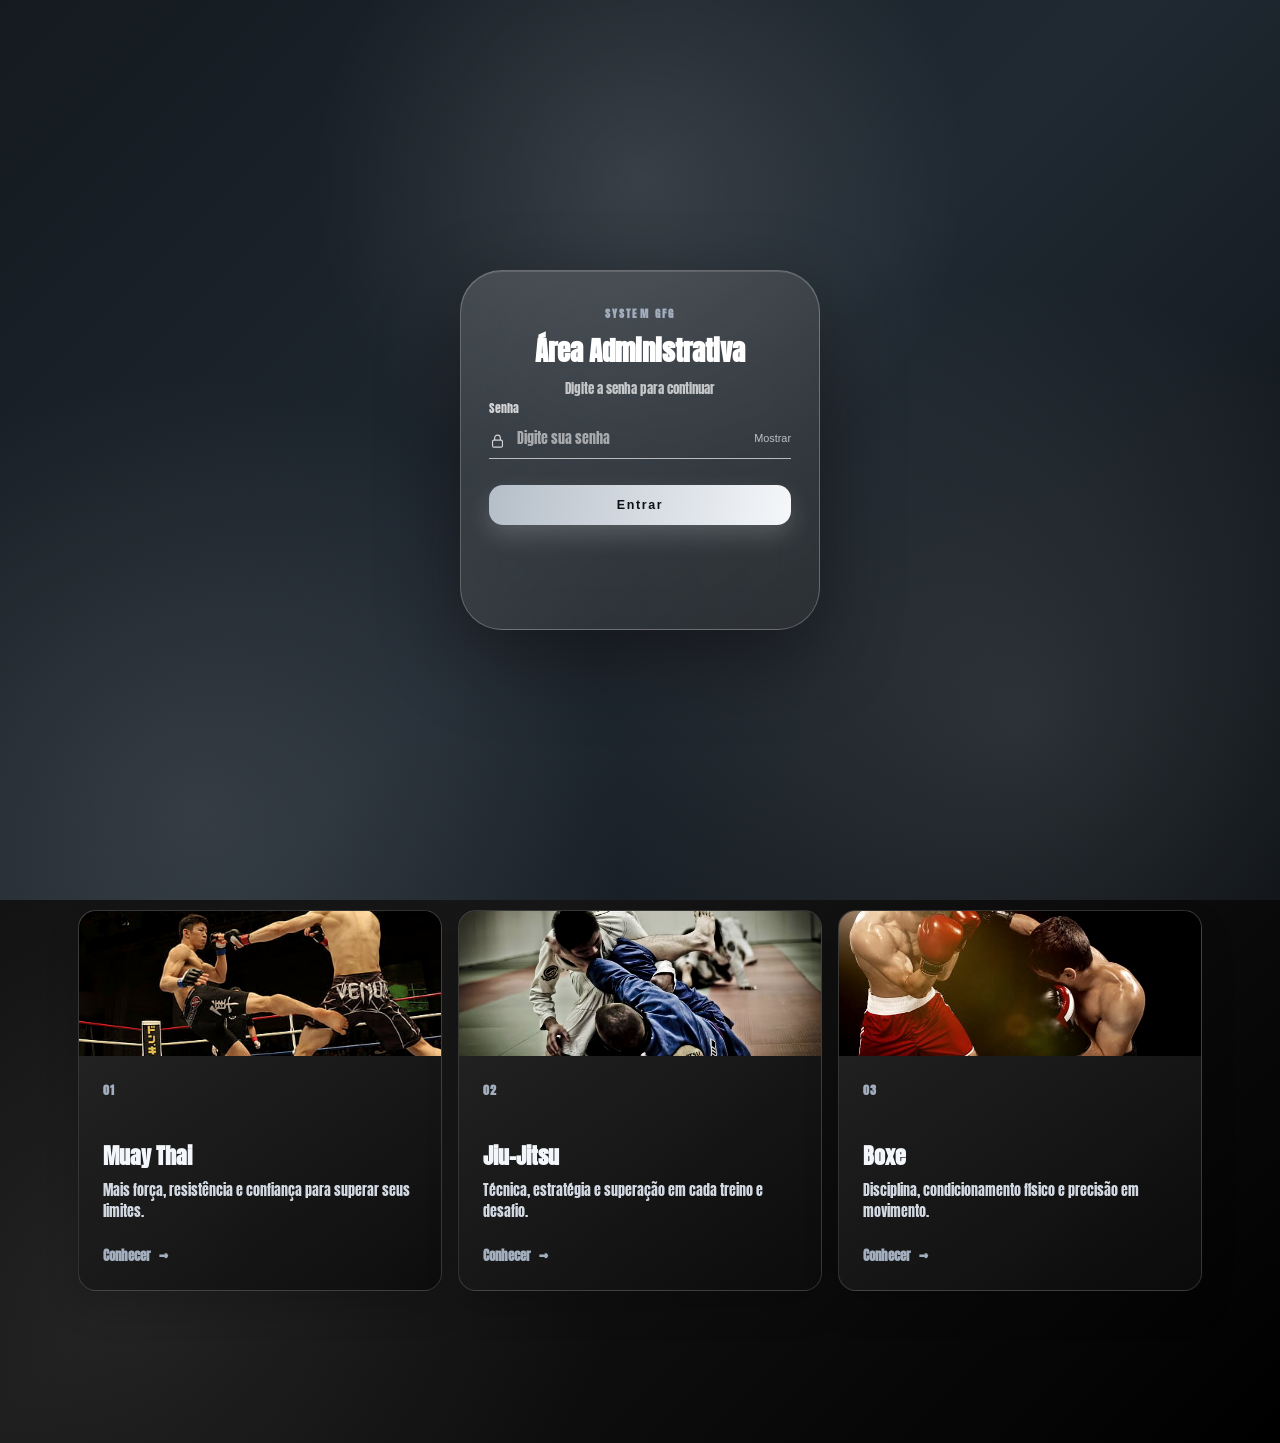
<file: index.html>
<!DOCTYPE html>
<html lang="pt-BR">
<head>
  <meta charset="UTF-8">
  <meta name="viewport" content="width=device-width, initial-scale=1.0">
  <title>GFG | Centro de Treinamento</title>
  <meta name="description" content="Agende suas aulas, acompanhe seu progresso e evolua com o Sistema GFG de artes marciais.">
  <meta name="theme-color" content="#111111">
  <meta property="og:type" content="website">
  <meta property="og:site_name" content="Sistema GFG">
  <meta property="og:title" content="GFG | Centro de Treinamento">
  <meta property="og:description" content="Disciplina, foco e evolução. Conheça as modalidades e encontre seu próximo treino.">
  <meta property="og:image" content="imagens/gfg.png">
  <meta name="twitter:card" content="summary_large_image">
  <meta name="twitter:title" content="GFG | Centro de Treinamento">
  <meta name="twitter:description" content="Disciplina, foco e evolução no Sistema GFG.">
  <link rel="icon" type="image/png" href="imagens/logo.png">

  <link rel="preconnect" href="https://fonts.googleapis.com">
  <link rel="preconnect" href="https://fonts.gstatic.com" crossorigin>
  <link href="https://fonts.googleapis.com/css2?family=Anton&display=swap" rel="stylesheet">
  <link rel="stylesheet" href="style.css">
  <link id="redThemeStylesheet" rel="stylesheet" href="mudan%C3%A7a%20de%20cor/style.css" disabled>
</head>

<body>

  <!-- Cabeçalho fixo com logo, navegação e ações principais -->
  <header class="navbar">

    <!-- Logo -->
    <a href="#" class="logo" aria-label="VerdeTech - início">
      <span class="logo-icon" aria-hidden="true"></span>

      System<span>GFG</span>
    </a>

    <!-- Navegação desktop -->
    <nav class="nav-links" aria-label="Navegação principal">

      <a href="index.html" class="nav-link active" aria-current="page">
        Início
      </a>

      <a href="modalidades.html" class="nav-link">
        Modalidades
      </a>

      <a href="sobre.html" class="nav-link">
        Sobre
      </a>

      <a href="contato.html" class="nav-link">
        Contato
      </a>

    </nav>

    <!-- Ações -->
    <div class="nav-actions">

      <!-- Botões de tema -->
      <div class="theme-switcher" aria-label="Escolha de cor">
        <button class="theme-option theme-option-red" type="button" data-theme-option="red" aria-label="Usar tema vermelho" aria-pressed="false">
          <span aria-hidden="true"></span>
          Vermelho
        </button>
        <button class="theme-option theme-option-gray" type="button" data-theme-option="gray" aria-label="Usar tema cinza" aria-pressed="false">
          <span aria-hidden="true"></span>
          Cinza
        </button>
      </div>

      <!-- CTA -->
      <a href="#" class="cta auth-trigger">

        Comece agora

        <svg
          viewBox="0 0 24 24"
          fill="none"
          stroke="currentColor"
          stroke-width="2"
          stroke-linecap="round"
          stroke-linejoin="round"
        >
          <path d="M5 12h14"></path>
          <path d="m13 6 6 6-6 6"></path>
        </svg>

      </a>

      <!-- Hamburger -->
      <button
        class="menu-btn"
        id="menuBtn"
        aria-label="Abrir menu"
        aria-expanded="false"
        aria-controls="mobileMenu"
      >

        <span class="menu-icon">
          <span></span>
          <span></span>
          <span></span>
        </span>

      </button>

    </div>

  </header>


  <!-- Menu de navegação exibido em telas pequenas -->
  <nav
    class="mobile-menu"
    id="mobileMenu"
    aria-label="Navegação mobile"
  >

    <a href="index.html" class="mobile-link active">
      Início
    </a>

    <a href="modalidades.html" class="mobile-link">
      Modalidades
    </a>

    <a href="sobre.html" class="mobile-link">
      Sobre
    </a>

    <a href="contato.html" class="mobile-link">
      Contato
    </a>

    <div class="mobile-divider"></div>

    <a href="#" class="cta mobile-cta auth-trigger">

      Comece agora

      <svg
        viewBox="0 0 24 24"
        fill="none"
        stroke="currentColor"
        stroke-width="2"
        stroke-linecap="round"
        stroke-linejoin="round"
      >
        <path d="M5 12h14"></path>
        <path d="m13 6 6 6-6 6"></path>
      </svg>

    </a>

  </nav>

  <!-- Conteúdo principal da página inicial -->
  <main class="landing-content">
    <!-- Apresentação do centro de treinamento e chamada principal -->
    <section class="hero-content" aria-labelledby="heroTitle">
      <div class="hero-copy">
        <p class="hero-eyebrow">CT - Sistema GFG</p>
        <h1 id="heroTitle">Disciplina<br>foco<br><span>evolução</span></h1>
        <p class="hero-description">Agende suas aulas, acompanhe seu progresso e faça parte de uma comunidade que vive o verdadeiro espírito das artes marciais.</p>
        <div class="hero-actions">
          <a href="#" class="cta auth-trigger">Comece agora <span aria-hidden="true">&rarr;</span></a>
          <a href="#modalidades" class="secondary-cta">Conheça as modalidades</a>
        </div>
      </div>
      <img class="hero-image" src="imagens/gfg.png" data-gray-src="imagens/gfg.png" data-red-src="mudan%C3%A7a%20de%20cor/imagens/gfg.png" alt="Atleta treinando no centro GFG">
    </section>

    <!-- Cards com as modalidades oferecidas pelo centro -->
    <section class="modalities-section" id="modalidades" aria-labelledby="modalitiesTitle">
      <div class="section-heading">
        <h2 id="modalitiesTitle">Nossas modalidades</h2>
        <p>Escolha seu caminho, encontre sua turma e evolua no seu ritmo.</p>
      </div>

      <div class="modality-grid">
        <article class="modality-card">
          <img class="modality-image" src="imagens/Muay Thai.jpg" data-gray-src="imagens/Muay Thai.jpg" data-red-src="mudan%C3%A7a%20de%20cor/imagens/Muay Thai.jpg" alt="Treino de Muay Thai">
          <span class="modality-number">01</span>
          <h3>Muay Thai</h3>
          <p>Mais força, resistência e confiança para superar seus limites.</p>
          <a href="#" aria-label="Conheça Muay Thai">Conhecer <span aria-hidden="true">&rarr;</span></a>
        </article>
        <article class="modality-card">
          <img class="modality-image" src="imagens/Jiu-Jitsu.jpg" data-gray-src="imagens/Jiu-Jitsu.jpg" data-red-src="mudan%C3%A7a%20de%20cor/imagens/Jiu-Jitsu.jpg" alt="Treino de Jiu-Jitsu">
          <span class="modality-number">02</span>
          <h3>Jiu-Jitsu</h3>
          <p>Técnica, estratégia e superação em cada treino e desafio.</p>
          <a href="#" aria-label="Conheça Jiu-Jitsu">Conhecer <span aria-hidden="true">&rarr;</span></a>
        </article>
        <article class="modality-card">
          <img class="modality-image" src="imagens/Boxe.jpg" data-gray-src="imagens/Boxe.jpg" data-red-src="mudan%C3%A7a%20de%20cor/imagens/Boxe.jpg" alt="Treino de Boxe">
          <span class="modality-number">03</span>
          <h3>Boxe</h3>
          <p>Disciplina, condicionamento físico e precisão em movimento.</p>
          <a href="#" aria-label="Conheça Boxe">Conhecer <span aria-hidden="true">&rarr;</span></a>
        </article>
      </div>
    </section>
  </main>

  <!-- Tela visual de login e cadastro, sem integração com backend -->
  <main class="auth-screen" id="authScreen" aria-hidden="true">
    <section class="auth-card" role="dialog" aria-modal="true" aria-labelledby="authTitle">
      <button class="auth-close" id="authClose" type="button" aria-label="Fechar autenticação">&times;</button>

      <div class="auth-avatar" aria-hidden="true">
        <svg viewBox="0 0 64 64" fill="none">
          <circle cx="32" cy="32" r="31" fill="rgba(255,255,255,.16)"/>
          <path d="M32 14c-8 0-13 6-13 14 0 5 2 8 4 11-1 5-5 7-11 9 6 7 13 10 20 10s14-3 20-10c-6-2-10-4-11-9 2-3 4-6 4-11 0-8-5-14-13-14Z" fill="#eee8f2"/>
        </svg>
      </div>

      <div class="auth-heading">
        <p class="auth-kicker">System GFG</p>
        <h1 id="authTitle">Bem-vindo de volta</h1>
        <p id="authSubtitle">Acesse sua conta para continuar</p>
      </div>

      <div class="auth-tabs" role="tablist" aria-label="Tipo de acesso">
        <button class="auth-tab is-active" id="loginTab" type="button" role="tab" aria-selected="true">Entrar</button>
        <button class="auth-tab" id="registerTab" type="button" role="tab" aria-selected="false">Criar conta</button>
      </div>

      <div class="auth-form">
        <label class="auth-field">
          <span>E-mail</span>
          <span class="field-control">
            <svg viewBox="0 0 24 24" aria-hidden="true"><path d="M4 6h16v12H4zM4 7l8 6 8-6"/></svg>
            <input type="email" placeholder="seuemail@exemplo.com" aria-label="E-mail">
          </span>
        </label>

        <label class="auth-field name-field" id="nameField" hidden>
          <span>Nome completo</span>
          <span class="field-control">
            <svg viewBox="0 0 24 24" aria-hidden="true"><circle cx="12" cy="8" r="3"/><path d="M5 20c.8-4 3-6 7-6s6.2 2 7 6"/></svg>
            <input type="text" placeholder="Seu nome" aria-label="Nome completo">
          </span>
        </label>

        <label class="auth-field">
          <span>Senha</span>
          <span class="field-control">
            <svg viewBox="0 0 24 24" aria-hidden="true"><rect x="5" y="10" width="14" height="10" rx="2"/><path d="M8 10V7a4 4 0 0 1 8 0v3"/></svg>
            <input id="authPassword" type="password" placeholder="Digite sua senha" aria-label="Senha">
            <button class="password-toggle" id="passwordToggle" type="button">Mostrar</button>
          </span>
        </label>

        <div class="auth-options" id="loginOptions">
          <label class="remember"><input type="checkbox"> <span>Lembrar de mim</span></label>
          <button type="button" class="forgot-password">Esqueci minha senha</button>
        </div>

        <button class="auth-submit" type="button">ENTRAR</button>
      </div>
    </section>
  </main>

  <!-- Interações da navegação mobile -->
  <script>
    const menuBtn = document.getElementById("menuBtn");
    const mobileMenu = document.getElementById("mobileMenu");

    menuBtn.addEventListener("click", () => {

      const isOpen = menuBtn.classList.toggle("open");

      mobileMenu.classList.toggle("open", isOpen);

      menuBtn.setAttribute("aria-expanded", isOpen);

      menuBtn.setAttribute(
        "aria-label",
        isOpen ? "Fechar menu" : "Abrir menu"
      );

    });


    // Fecha o menu ao clicar em um link
    document.querySelectorAll(".mobile-link").forEach((link) => {

      link.addEventListener("click", () => {

        menuBtn.classList.remove("open");

        mobileMenu.classList.remove("open");

        menuBtn.setAttribute("aria-expanded", "false");

        menuBtn.setAttribute(
          "aria-label",
          "Abrir menu"
        );

      });

    });


    // Fecha com ESC
    document.addEventListener("keydown", (event) => {

      if (event.key === "Escape") {

        menuBtn.classList.remove("open");

        mobileMenu.classList.remove("open");

        menuBtn.setAttribute("aria-expanded", "false");

        menuBtn.setAttribute(
          "aria-label",
          "Abrir menu"
        );

      }

    });
  </script>

  <script src="script.js"></script>

</body>
</html>
</file>
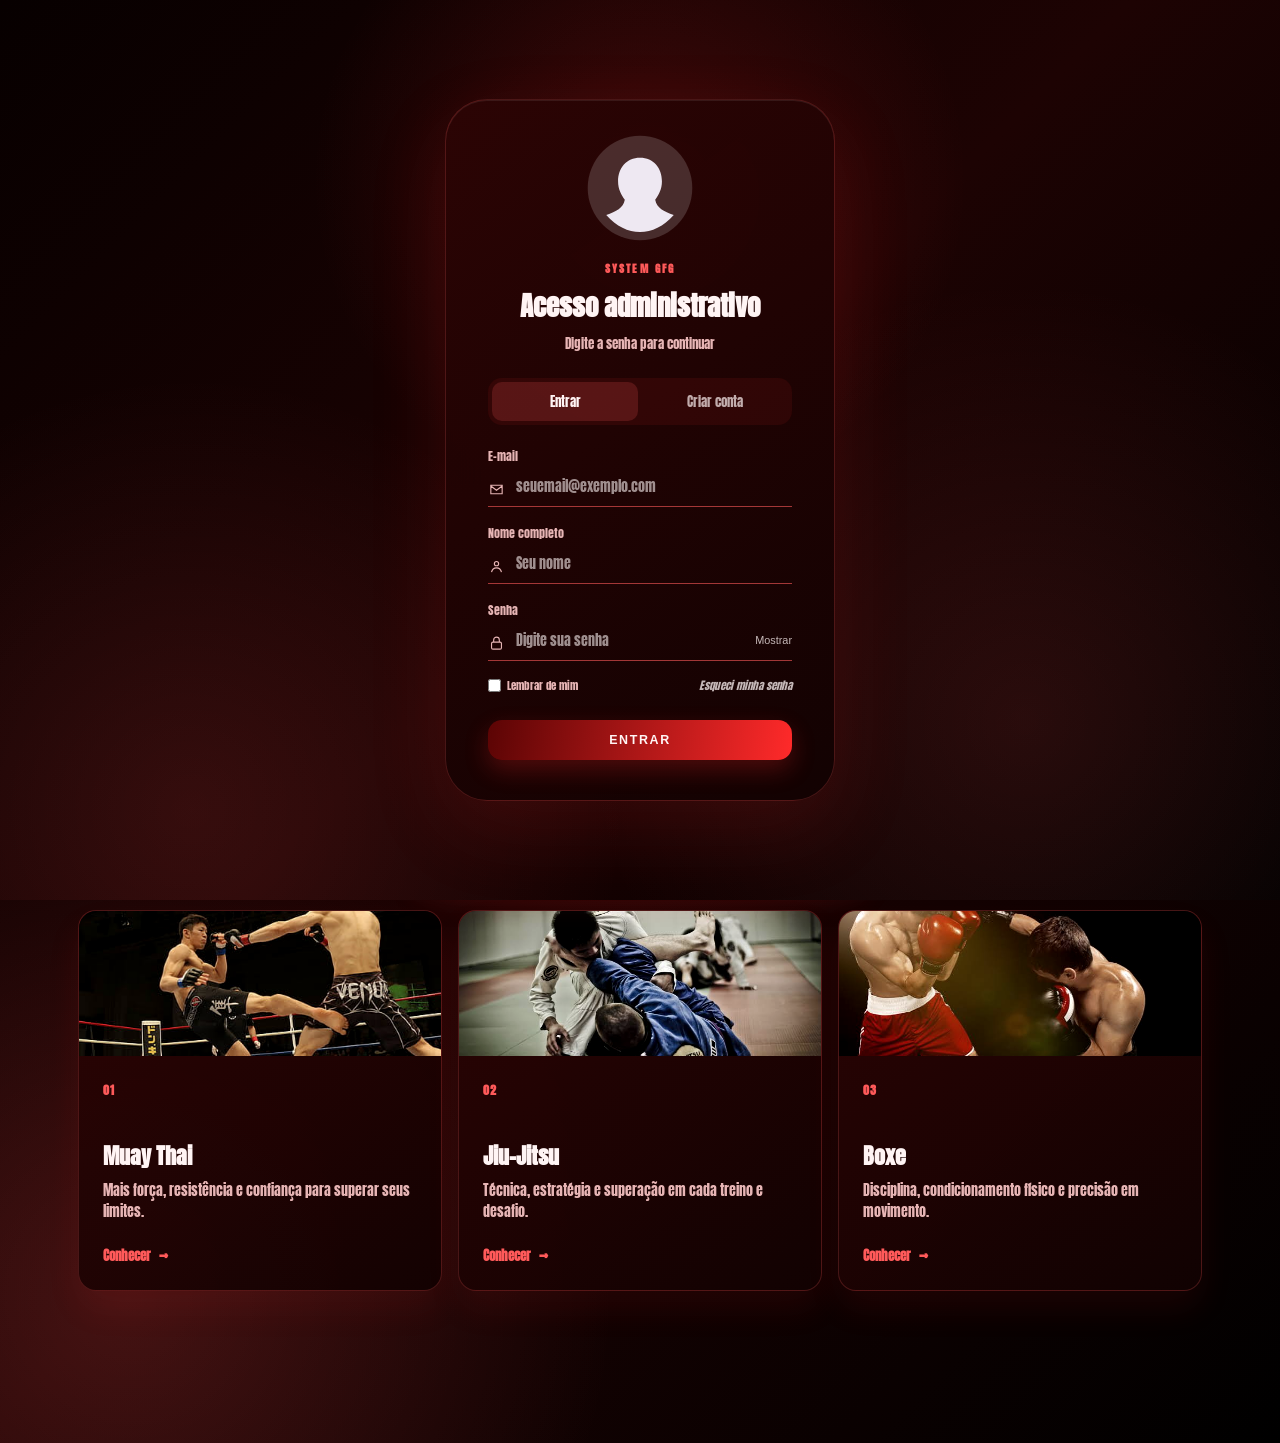
<file: mudança de cor/index.html>
<!DOCTYPE html>
<html lang="pt-BR">
<head>
  <meta charset="UTF-8">
  <meta name="viewport" content="width=device-width, initial-scale=1.0">
  <title>GFG | Centro de Treinamento</title>
  <meta name="description" content="Agende suas aulas, acompanhe seu progresso e evolua com o Sistema GFG de artes marciais.">
  <meta name="theme-color" content="#140101">
  <meta property="og:type" content="website">
  <meta property="og:site_name" content="Sistema GFG">
  <meta property="og:title" content="GFG | Centro de Treinamento">
  <meta property="og:description" content="Disciplina, foco e evolução. Conheça as modalidades e encontre seu próximo treino.">
  <meta property="og:image" content="imagens/gfg.png">
  <meta name="twitter:card" content="summary_large_image">
  <meta name="twitter:title" content="GFG | Centro de Treinamento">
  <meta name="twitter:description" content="Disciplina, foco e evolução no Sistema GFG.">
  <link rel="icon" type="image/png" href="imagens/logo.png">

  <link rel="preconnect" href="https://fonts.googleapis.com">
  <link rel="preconnect" href="https://fonts.gstatic.com" crossorigin>
  <link href="https://fonts.googleapis.com/css2?family=Anton&display=swap" rel="stylesheet">
  <link rel="stylesheet" href="style.css">
</head>

<body>

  <!-- Cabeçalho fixo com logo, navegação e ações principais -->
  <header class="navbar">

    <!-- Logo -->
    <a href="#" class="logo" aria-label="VerdeTech - início">
      <span class="logo-icon" aria-hidden="true"></span>

      System<span>GFG</span>
    </a>

    <!-- Navegação desktop -->
    <nav class="nav-links" aria-label="Navegação principal">

      <a href="#" class="nav-link active" aria-current="page">
        Início
      </a>

      <a href="#" class="nav-link">
        Modalidades
      </a>

      <a href="../sobre.html" class="nav-link">
        Sobre
      </a>

      <a href="../contato.html" class="nav-link">
        Contato
      </a>

    </nav>

    <!-- Ações -->
    <div class="nav-actions">

      <!-- CTA -->
      <a href="#" class="cta auth-trigger">

        Comece agora

        <svg
          viewBox="0 0 24 24"
          fill="none"
          stroke="currentColor"
          stroke-width="2"
          stroke-linecap="round"
          stroke-linejoin="round"
        >
          <path d="M5 12h14"></path>
          <path d="m13 6 6 6-6 6"></path>
        </svg>

      </a>

      <!-- Hamburger -->
      <button
        class="menu-btn"
        id="menuBtn"
        aria-label="Abrir menu"
        aria-expanded="false"
        aria-controls="mobileMenu"
      >

        <span class="menu-icon">
          <span></span>
          <span></span>
          <span></span>
        </span>

      </button>

    </div>

  </header>


  <!-- Menu de navegação exibido em telas pequenas -->
  <nav
    class="mobile-menu"
    id="mobileMenu"
    aria-label="Navegação mobile"
  >

    <a href="#" class="mobile-link active">
      Início
    </a>

    <a href="#" class="mobile-link">
      Modalidades
    </a>

    <a href="../sobre.html" class="mobile-link">
      Sobre
    </a>

    <a href="../contato.html" class="mobile-link">
      Contato
    </a>

    <div class="mobile-divider"></div>

    <a href="#" class="cta mobile-cta auth-trigger">

      Comece agora

      <svg
        viewBox="0 0 24 24"
        fill="none"
        stroke="currentColor"
        stroke-width="2"
        stroke-linecap="round"
        stroke-linejoin="round"
      >
        <path d="M5 12h14"></path>
        <path d="m13 6 6 6-6 6"></path>
      </svg>

    </a>

  </nav>

  <!-- Conteúdo principal da página inicial -->
  <main class="landing-content">
    <!-- Apresentação do centro de treinamento e chamada principal -->
    <section class="hero-content" aria-labelledby="heroTitle">
      <div class="hero-copy">
        <p class="hero-eyebrow">CT - Sistema GFG</p>
        <h1 id="heroTitle">Disciplina<br>foco<br><span>evolução</span></h1>
        <p class="hero-description">Agende suas aulas, acompanhe seu progresso e faça parte de uma comunidade que vive o verdadeiro espírito das artes marciais.</p>
        <div class="hero-actions">
          <a href="#" class="cta auth-trigger">Comece agora <span aria-hidden="true">&rarr;</span></a>
          <a href="#modalidades" class="secondary-cta">Conheça as modalidades</a>
        </div>
      </div>
      <img class="hero-image" src="imagens/gfg.png" alt="Atleta treinando no centro GFG">
    </section>

    <!-- Cards com as modalidades oferecidas pelo centro -->
    <section class="modalities-section" id="modalidades" aria-labelledby="modalitiesTitle">
      <div class="section-heading">
        <h2 id="modalitiesTitle">Nossas modalidades</h2>
        <p>Escolha seu caminho, encontre sua turma e evolua no seu ritmo.</p>
      </div>

      <div class="modality-grid">
        <article class="modality-card">
          <img class="modality-image" src="imagens/Muay Thai.jpg" alt="Treino de Muay Thai">
          <span class="modality-number">01</span>
          <h3>Muay Thai</h3>
          <p>Mais força, resistência e confiança para superar seus limites.</p>
          <a href="#" aria-label="Conheça Muay Thai">Conhecer <span aria-hidden="true">&rarr;</span></a>
        </article>
        <article class="modality-card">
          <img class="modality-image" src="imagens/Jiu-Jitsu.jpg" alt="Treino de Jiu-Jitsu">
          <span class="modality-number">02</span>
          <h3>Jiu-Jitsu</h3>
          <p>Técnica, estratégia e superação em cada treino e desafio.</p>
          <a href="#" aria-label="Conheça Jiu-Jitsu">Conhecer <span aria-hidden="true">&rarr;</span></a>
        </article>
        <article class="modality-card">
          <img class="modality-image" src="imagens/Boxe.jpg" alt="Treino de Boxe">
          <span class="modality-number">03</span>
          <h3>Boxe</h3>
          <p>Disciplina, condicionamento físico e precisão em movimento.</p>
          <a href="#" aria-label="Conheça Boxe">Conhecer <span aria-hidden="true">&rarr;</span></a>
        </article>
      </div>
    </section>
  </main>

  <!-- Tela visual de login e cadastro, sem integração com backend -->
  <main class="auth-screen" id="authScreen" aria-hidden="true">
    <section class="auth-card" role="dialog" aria-modal="true" aria-labelledby="authTitle">
      <button class="auth-close" id="authClose" type="button" aria-label="Fechar autenticação">&times;</button>

      <div class="auth-avatar" aria-hidden="true">
        <svg viewBox="0 0 64 64" fill="none">
          <circle cx="32" cy="32" r="31" fill="rgba(255,255,255,.16)"/>
          <path d="M32 14c-8 0-13 6-13 14 0 5 2 8 4 11-1 5-5 7-11 9 6 7 13 10 20 10s14-3 20-10c-6-2-10-4-11-9 2-3 4-6 4-11 0-8-5-14-13-14Z" fill="#eee8f2"/>
        </svg>
      </div>

      <div class="auth-heading">
        <p class="auth-kicker">System GFG</p>
        <h1 id="authTitle">Bem-vindo de volta</h1>
        <p id="authSubtitle">Acesse sua conta para continuar</p>
      </div>

      <div class="auth-tabs" role="tablist" aria-label="Tipo de acesso">
        <button class="auth-tab is-active" id="loginTab" type="button" role="tab" aria-selected="true">Entrar</button>
        <button class="auth-tab" id="registerTab" type="button" role="tab" aria-selected="false">Criar conta</button>
      </div>

      <div class="auth-form">
        <label class="auth-field">
          <span>E-mail</span>
          <span class="field-control">
            <svg viewBox="0 0 24 24" aria-hidden="true"><path d="M4 6h16v12H4zM4 7l8 6 8-6"/></svg>
            <input type="email" placeholder="seuemail@exemplo.com" aria-label="E-mail">
          </span>
        </label>

        <label class="auth-field name-field" id="nameField" hidden>
          <span>Nome completo</span>
          <span class="field-control">
            <svg viewBox="0 0 24 24" aria-hidden="true"><circle cx="12" cy="8" r="3"/><path d="M5 20c.8-4 3-6 7-6s6.2 2 7 6"/></svg>
            <input type="text" placeholder="Seu nome" aria-label="Nome completo">
          </span>
        </label>

        <label class="auth-field">
          <span>Senha</span>
          <span class="field-control">
            <svg viewBox="0 0 24 24" aria-hidden="true"><rect x="5" y="10" width="14" height="10" rx="2"/><path d="M8 10V7a4 4 0 0 1 8 0v3"/></svg>
            <input id="authPassword" type="password" placeholder="Digite sua senha" aria-label="Senha">
            <button class="password-toggle" id="passwordToggle" type="button">Mostrar</button>
          </span>
        </label>

        <div class="auth-options" id="loginOptions">
          <label class="remember"><input type="checkbox"> <span>Lembrar de mim</span></label>
          <button type="button" class="forgot-password">Esqueci minha senha</button>
        </div>

        <button class="auth-submit" type="button">ENTRAR</button>
      </div>
    </section>
  </main>

  <!-- Interações da navegação mobile -->
  <script>
    const menuBtn = document.getElementById("menuBtn");
    const mobileMenu = document.getElementById("mobileMenu");

    menuBtn.addEventListener("click", () => {

      const isOpen = menuBtn.classList.toggle("open");

      mobileMenu.classList.toggle("open", isOpen);

      menuBtn.setAttribute("aria-expanded", isOpen);

      menuBtn.setAttribute(
        "aria-label",
        isOpen ? "Fechar menu" : "Abrir menu"
      );

    });


    // Fecha o menu ao clicar em um link
    document.querySelectorAll(".mobile-link").forEach((link) => {

      link.addEventListener("click", () => {

        menuBtn.classList.remove("open");

        mobileMenu.classList.remove("open");

        menuBtn.setAttribute("aria-expanded", "false");

        menuBtn.setAttribute(
          "aria-label",
          "Abrir menu"
        );

      });

    });


    // Fecha com ESC
    document.addEventListener("keydown", (event) => {

      if (event.key === "Escape") {

        menuBtn.classList.remove("open");

        mobileMenu.classList.remove("open");

        menuBtn.setAttribute("aria-expanded", "false");

        menuBtn.setAttribute(
          "aria-label",
          "Abrir menu"
        );

      }

    });
  </script>

  <script src="script.js"></script>

</body>
</html>
</file>
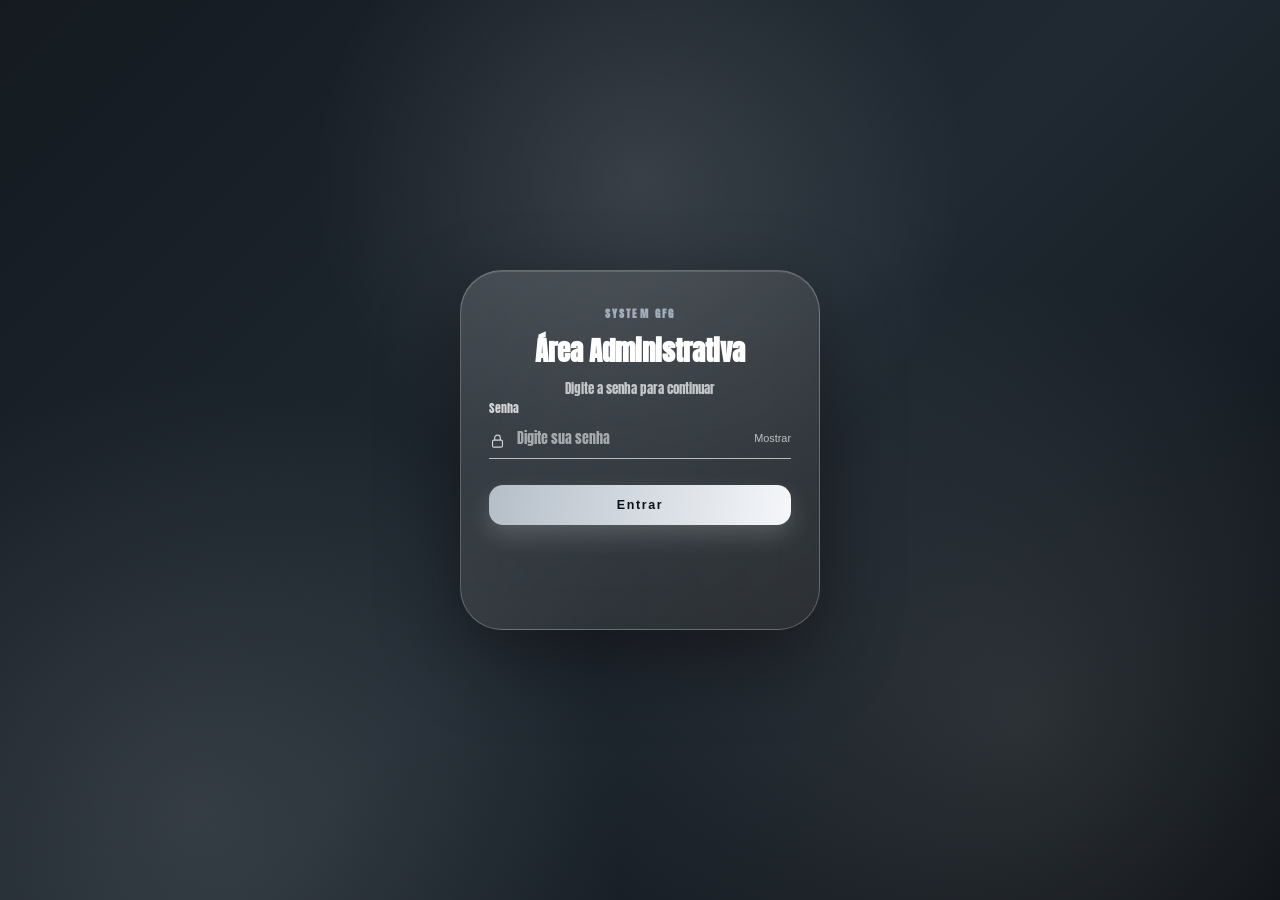
<file: contato.html>
<!DOCTYPE html>
<html lang="pt-BR">
<head>
  <meta charset="UTF-8">
  <meta name="viewport" content="width=device-width, initial-scale=1.0">
  <title>GFG | Contato</title>
  <meta name="description" content="Contato do Sistema GFG. Em breve.">
  <meta name="theme-color" content="#111111">
  <link rel="icon" type="image/png" href="imagens/logo.png">
  <link rel="preconnect" href="https://fonts.googleapis.com">
  <link rel="preconnect" href="https://fonts.gstatic.com" crossorigin>
  <link href="https://fonts.googleapis.com/css2?family=Anton&display=swap" rel="stylesheet">
  <link rel="stylesheet" href="style.css">
  <link id="redThemeStylesheet" rel="stylesheet" href="mudan%C3%A7a%20de%20cor/style.css" disabled>
</head>
<body class="utility-page">
  <header class="navbar">
    <a href="index.html" class="logo" aria-label="Voltar para o início">
      <span class="logo-icon" aria-hidden="true"></span>
      System<span>GFG</span>
    </a>

    <nav class="nav-links" aria-label="Navegação principal">
      <a href="index.html" class="nav-link">Início</a>
      <a href="modalidades.html" class="nav-link">Modalidades</a>
      <a href="sobre.html" class="nav-link">Sobre</a>
      <a href="contato.html" class="nav-link active" aria-current="page">Contato</a>
    </nav>

    <div class="nav-actions">
      <div class="theme-switcher" aria-label="Escolha de cor">
        <button class="theme-option theme-option-red" type="button" data-theme-option="red" aria-label="Usar tema vermelho" aria-pressed="false">
          <span aria-hidden="true"></span>
          Vermelho
        </button>
        <button class="theme-option theme-option-gray" type="button" data-theme-option="gray" aria-label="Usar tema cinza" aria-pressed="false">
          <span aria-hidden="true"></span>
          Cinza
        </button>
      </div>

      <a href="#" class="cta auth-trigger">
        Comece agora
        <svg viewBox="0 0 24 24" fill="none" stroke="currentColor" stroke-width="2" stroke-linecap="round" stroke-linejoin="round" aria-hidden="true">
          <path d="M5 12h14"></path>
          <path d="m13 6 6 6-6 6"></path>
        </svg>
      </a>

      <button class="menu-btn" id="menuBtn" aria-label="Abrir menu" aria-expanded="false" aria-controls="mobileMenu">
        <span class="menu-icon">
          <span></span>
          <span></span>
          <span></span>
        </span>
      </button>
    </div>
  </header>

  <nav class="mobile-menu" id="mobileMenu" aria-label="Navegação mobile">
    <a href="index.html" class="mobile-link">Início</a>
    <a href="modalidades.html" class="mobile-link">Modalidades</a>
    <a href="sobre.html" class="mobile-link">Sobre</a>
    <a href="contato.html" class="mobile-link active">Contato</a>
    <div class="mobile-divider"></div>
    <a href="#" class="cta mobile-cta auth-trigger">
      Comece agora
      <svg viewBox="0 0 24 24" fill="none" stroke="currentColor" stroke-width="2" stroke-linecap="round" stroke-linejoin="round" aria-hidden="true">
        <path d="M5 12h14"></path>
        <path d="m13 6 6 6-6 6"></path>
      </svg>
    </a>
  </nav>

  <main class="utility-card">
    <p class="eyebrow">Atendimento</p>
    <h1>Em breve</h1>
    <p>Os canais de contato da nossa equipe estarão disponíveis em breve. Acompanhe o site para novidades e informações de agendamento.</p>
  </main>

  <main class="auth-screen" id="authScreen" aria-hidden="true">
    <section class="auth-card" role="dialog" aria-modal="true" aria-labelledby="authTitle">
      <button class="auth-close" id="authClose" type="button" aria-label="Fechar autenticação">&times;</button>
      <div class="auth-avatar" aria-hidden="true">
        <svg viewBox="0 0 64 64" fill="none">
          <circle cx="32" cy="32" r="31" fill="rgba(255,255,255,.16)"/>
          <path d="M32 14c-8 0-13 6-13 14 0 5 2 8 4 11-1 5-5 7-11 9 6 7 13 10 20 10s14-3 20-10c-6-2-10-4-11-9 2-3 4-6 4-11 0-8-5-14-13-14Z" fill="#eee8f2"/>
        </svg>
      </div>
      <div class="auth-heading">
        <p class="auth-kicker">System GFG</p>
        <h1 id="authTitle">Bem-vindo de volta</h1>
        <p id="authSubtitle">Acesse sua conta para continuar</p>
      </div>
      <div class="auth-tabs" role="tablist" aria-label="Tipo de acesso">
        <button class="auth-tab is-active" id="loginTab" type="button" role="tab" aria-selected="true">Entrar</button>
        <button class="auth-tab" id="registerTab" type="button" role="tab" aria-selected="false">Criar conta</button>
      </div>
      <div class="auth-form">
        <label class="auth-field">
          <span>E-mail</span>
          <span class="field-control">
            <svg viewBox="0 0 24 24" aria-hidden="true"><path d="M4 6h16v12H4zM4 7l8 6 8-6"/></svg>
            <input type="email" placeholder="seuemail@exemplo.com" aria-label="E-mail">
          </span>
        </label>
        <label class="auth-field name-field" id="nameField" hidden>
          <span>Nome completo</span>
          <span class="field-control">
            <svg viewBox="0 0 24 24" aria-hidden="true"><circle cx="12" cy="8" r="3"/><path d="M5 20c.8-4 3-6 7-6s6.2 2 7 6"/></svg>
            <input type="text" placeholder="Seu nome" aria-label="Nome completo">
          </span>
        </label>
        <label class="auth-field">
          <span>Senha</span>
          <span class="field-control">
            <svg viewBox="0 0 24 24" aria-hidden="true"><rect x="5" y="10" width="14" height="10" rx="2"/><path d="M8 10V7a4 4 0 0 1 8 0v3"/></svg>
            <input id="authPassword" type="password" placeholder="Digite sua senha" aria-label="Senha">
            <button class="password-toggle" id="passwordToggle" type="button">Mostrar</button>
          </span>
        </label>
        <div class="auth-options" id="loginOptions">
          <label class="remember"><input type="checkbox"> <span>Lembrar de mim</span></label>
          <button type="button" class="forgot-password">Esqueci minha senha</button>
        </div>
        <button class="auth-submit" type="button">ENTRAR</button>
      </div>
    </section>
  </main>

  <script src="script.js"></script>
</body>
</html>
</file>
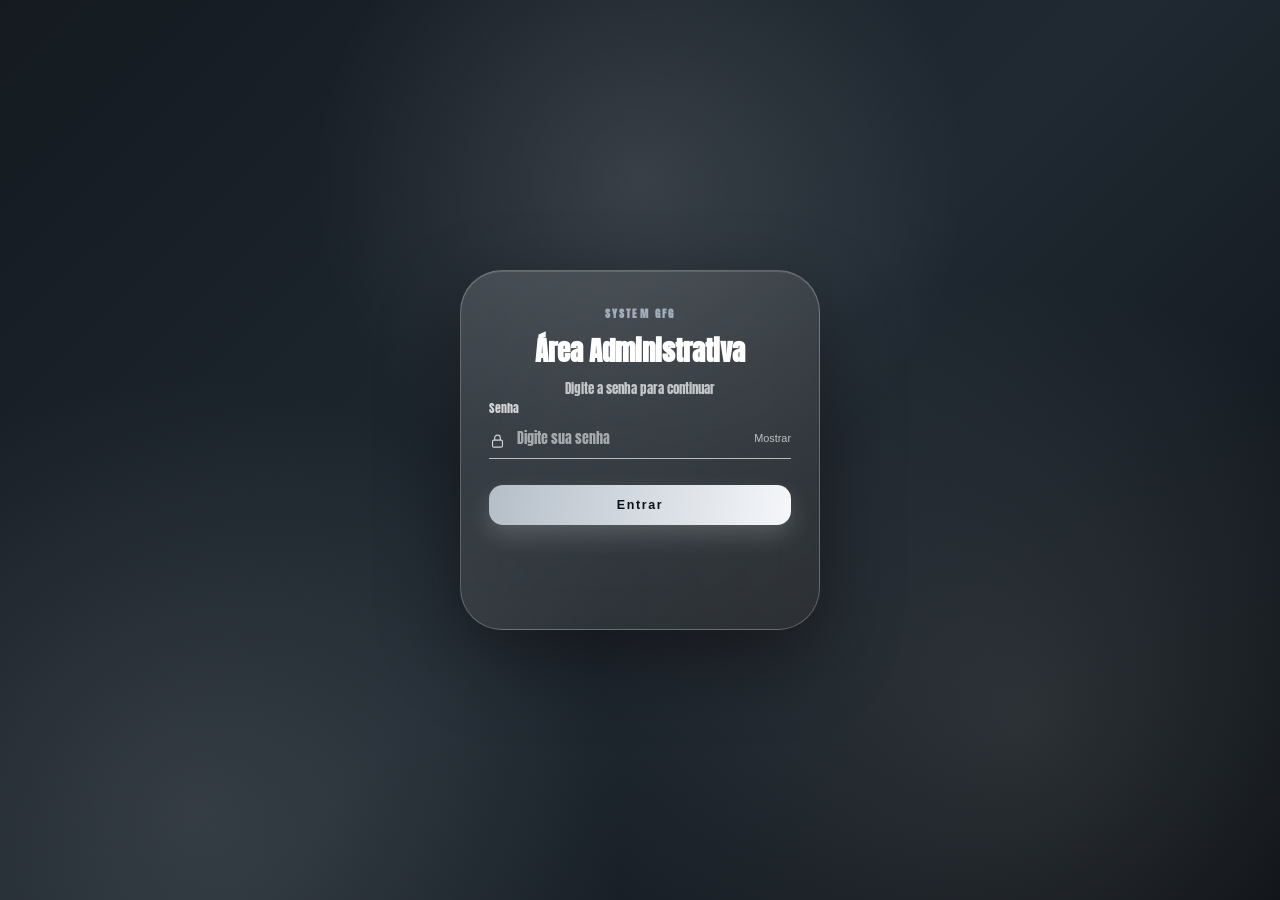
<file: sobre.html>
<!DOCTYPE html>
<html lang="pt-BR">
<head>
  <meta charset="UTF-8">
  <meta name="viewport" content="width=device-width, initial-scale=1.0">
  <title>GFG | Sobre</title>
  <meta name="description" content="Sobre o Sistema GFG. Em breve.">
  <meta name="theme-color" content="#111111">
  <link rel="icon" type="image/png" href="imagens/logo.png">
  <link rel="preconnect" href="https://fonts.googleapis.com">
  <link rel="preconnect" href="https://fonts.gstatic.com" crossorigin>
  <link href="https://fonts.googleapis.com/css2?family=Anton&display=swap" rel="stylesheet">
  <link rel="stylesheet" href="style.css">
  <link id="redThemeStylesheet" rel="stylesheet" href="mudan%C3%A7a%20de%20cor/style.css" disabled>
</head>
<body class="utility-page">
  <header class="navbar">
    <a href="index.html" class="logo" aria-label="Voltar para o início">
      <span class="logo-icon" aria-hidden="true"></span>
      System<span>GFG</span>
    </a>

    <nav class="nav-links" aria-label="Navegação principal">
      <a href="index.html" class="nav-link">Início</a>
      <a href="modalidades.html" class="nav-link">Modalidades</a>
      <a href="sobre.html" class="nav-link active" aria-current="page">Sobre</a>
      <a href="contato.html" class="nav-link">Contato</a>
    </nav>

    <div class="nav-actions">
      <div class="theme-switcher" aria-label="Escolha de cor">
        <button class="theme-option theme-option-red" type="button" data-theme-option="red" aria-label="Usar tema vermelho" aria-pressed="false">
          <span aria-hidden="true"></span>
          Vermelho
        </button>
        <button class="theme-option theme-option-gray" type="button" data-theme-option="gray" aria-label="Usar tema cinza" aria-pressed="false">
          <span aria-hidden="true"></span>
          Cinza
        </button>
      </div>

      <a href="#" class="cta auth-trigger">
        Comece agora
        <svg viewBox="0 0 24 24" fill="none" stroke="currentColor" stroke-width="2" stroke-linecap="round" stroke-linejoin="round" aria-hidden="true">
          <path d="M5 12h14"></path>
          <path d="m13 6 6 6-6 6"></path>
        </svg>
      </a>

      <button class="menu-btn" id="menuBtn" aria-label="Abrir menu" aria-expanded="false" aria-controls="mobileMenu">
        <span class="menu-icon">
          <span></span>
          <span></span>
          <span></span>
        </span>
      </button>
    </div>
  </header>

  <nav class="mobile-menu" id="mobileMenu" aria-label="Navegação mobile">
    <a href="index.html" class="mobile-link">Início</a>
    <a href="modalidades.html" class="mobile-link">Modalidades</a>
    <a href="sobre.html" class="mobile-link active">Sobre</a>
    <a href="contato.html" class="mobile-link">Contato</a>
    <div class="mobile-divider"></div>
    <a href="#" class="cta mobile-cta auth-trigger">
      Comece agora
      <svg viewBox="0 0 24 24" fill="none" stroke="currentColor" stroke-width="2" stroke-linecap="round" stroke-linejoin="round" aria-hidden="true">
        <path d="M5 12h14"></path>
        <path d="m13 6 6 6-6 6"></path>
      </svg>
    </a>
  </nav>

  <main class="utility-card">
    <p class="eyebrow">Sistema GFG</p>
    <h1>Em breve</h1>
    <p>Esta página está em construção. Em breve, vamos compartilhar mais histórias, valores e novidades sobre a nossa academia.</p>
  </main>

  <main class="auth-screen" id="authScreen" aria-hidden="true">
    <section class="auth-card" role="dialog" aria-modal="true" aria-labelledby="authTitle">
      <button class="auth-close" id="authClose" type="button" aria-label="Fechar autenticação">&times;</button>
      <div class="auth-avatar" aria-hidden="true">
        <svg viewBox="0 0 64 64" fill="none">
          <circle cx="32" cy="32" r="31" fill="rgba(255,255,255,.16)"/>
          <path d="M32 14c-8 0-13 6-13 14 0 5 2 8 4 11-1 5-5 7-11 9 6 7 13 10 20 10s14-3 20-10c-6-2-10-4-11-9 2-3 4-6 4-11 0-8-5-14-13-14Z" fill="#eee8f2"/>
        </svg>
      </div>
      <div class="auth-heading">
        <p class="auth-kicker">System GFG</p>
        <h1 id="authTitle">Bem-vindo de volta</h1>
        <p id="authSubtitle">Acesse sua conta para continuar</p>
      </div>
      <div class="auth-tabs" role="tablist" aria-label="Tipo de acesso">
        <button class="auth-tab is-active" id="loginTab" type="button" role="tab" aria-selected="true">Entrar</button>
        <button class="auth-tab" id="registerTab" type="button" role="tab" aria-selected="false">Criar conta</button>
      </div>
      <div class="auth-form">
        <label class="auth-field">
          <span>E-mail</span>
          <span class="field-control">
            <svg viewBox="0 0 24 24" aria-hidden="true"><path d="M4 6h16v12H4zM4 7l8 6 8-6"/></svg>
            <input type="email" placeholder="seuemail@exemplo.com" aria-label="E-mail">
          </span>
        </label>
        <label class="auth-field name-field" id="nameField" hidden>
          <span>Nome completo</span>
          <span class="field-control">
            <svg viewBox="0 0 24 24" aria-hidden="true"><circle cx="12" cy="8" r="3"/><path d="M5 20c.8-4 3-6 7-6s6.2 2 7 6"/></svg>
            <input type="text" placeholder="Seu nome" aria-label="Nome completo">
          </span>
        </label>
        <label class="auth-field">
          <span>Senha</span>
          <span class="field-control">
            <svg viewBox="0 0 24 24" aria-hidden="true"><rect x="5" y="10" width="14" height="10" rx="2"/><path d="M8 10V7a4 4 0 0 1 8 0v3"/></svg>
            <input id="authPassword" type="password" placeholder="Digite sua senha" aria-label="Senha">
            <button class="password-toggle" id="passwordToggle" type="button">Mostrar</button>
          </span>
        </label>
        <div class="auth-options" id="loginOptions">
          <label class="remember"><input type="checkbox"> <span>Lembrar de mim</span></label>
          <button type="button" class="forgot-password">Esqueci minha senha</button>
        </div>
        <button class="auth-submit" type="button">ENTRAR</button>
      </div>
    </section>
  </main>

  <script src="script.js"></script>
</body>
</html>
</file>
<file: style.css>
﻿/* ========================================
   RESET
======================================== */

* {
  margin: 0;
  padding: 0;
  box-sizing: border-box;
}

:root {
  --font-body: "Anton", Impact, sans-serif;
  --font-display: var(--font-body);
  --brand: #9ca3af;
  --brand-strong: #e5e7eb;
  --brand-soft: #d4d4d8;
  --brand-contrast: #111827;
  --bg-1: #111111;
  --bg-2: #2b2b2b;
  --bg-3: #090909;
  --accent-1: #d4d4d8;
  --accent-2: #e5e7eb;
  --red-950: var(--bg-3);
  --red-900: var(--bg-2);
  --red-800: var(--bg-1);
  --red-700: #3a3a3a;
  --red-500: var(--brand-strong);
  --red-400: var(--brand-soft);
  --white: #ffffff;
  --muted: #d4d4d8;
  --border: rgba(255, 255, 255, 0.16);
  --modal-topbar-bg: #2b343d;
  --modal-button-bg: #2f3944;
  --modal-main-bg: #111214;
  --modal-panel-1: rgba(27, 29, 34, 0.98);
  --modal-panel-2: rgba(15, 17, 21, 0.98);
  --modal-card-bg: rgba(255, 255, 255, 0.06);
  --coach-section-bg: rgba(16, 19, 21, 1);
  --coach-card-bg: rgba(13, 15, 18, 0.96);
  --coach-meta-bg: rgba(0, 0, 0, 0.32);
  --experience-panel-bg: rgba(240, 239, 238, 0.96);
  --experience-heading-color: #111111;
  --experience-text-color: rgba(17, 17, 17, 0.8);
  --experience-list-line: rgba(17, 17, 17, 0.18);
  --footer-bg: rgba(13, 13, 15, 0.98);
}

:root[data-theme="gray"] {
  --brand: #d8dee6;
  --brand-strong: #f5f7fa;
  --brand-soft: #b5bec8;
  --brand-contrast: #0d1117;
  --bg-1: #141a20;
  --bg-2: #202932;
  --bg-3: #0b0f13;
  --accent-1: #e5ebf2;
  --accent-2: #f9fbfd;
  --red-950: #0a0d11;
  --red-900: #131a20;
  --red-800: #1d272f;
  --red-700: #2c3640;
  --red-500: #7d8a98;
  --red-400: #a3afbe;
  --white: #f3f7fb;
  --muted: #d2d9e2;
  --border: rgba(255, 255, 255, 0.14);
  --modal-topbar-bg: #2b343d;
  --modal-button-bg: #2f3944;
  --modal-main-bg: #111214;
  --modal-panel-1: rgba(27, 29, 34, 0.98);
  --modal-panel-2: rgba(15, 17, 21, 0.98);
  --modal-card-bg: rgba(255, 255, 255, 0.06);
  --coach-section-bg: rgba(16, 19, 21, 1);
  --coach-card-bg: rgba(13, 15, 18, 0.96);
  --coach-meta-bg: rgba(0, 0, 0, 0.32);
  --experience-panel-bg: rgba(240, 239, 238, 0.96);
  --experience-heading-color: #111111;
  --experience-text-color: rgba(17, 17, 17, 0.8);
  --experience-list-line: rgba(17, 17, 17, 0.18);
  --footer-bg: rgba(13, 13, 15, 0.98);
}

:root[data-theme="red"] {
  --brand: #ff2a2a;
  --brand-strong: #ff5a5a;
  --brand-soft: #ff8d8d;
  --brand-contrast: #fff4f4;
  --bg-1: #070000;
  --bg-2: #1d0303;
  --bg-3: #000000;
  --accent-1: #ff5a5a;
  --accent-2: #ff2a2a;
  --red-950: #140101;
  --red-900: #220202;
  --red-800: #3d0303;
  --red-700: #5b0404;
  --red-500: #ff2a2a;
  --red-400: #ff5a5a;
  --white: #fff4f4;
  --muted: #e7b5b5;
  --border: rgba(255, 90, 90, 0.22);
  --modal-topbar-bg: #6c0d0d;
  --modal-button-bg: #9b1313;
  --modal-main-bg: #140707;
  --modal-panel-1: rgba(58, 12, 12, 0.98);
  --modal-panel-2: rgba(24, 5, 5, 0.98);
  --modal-card-bg: rgba(255, 255, 255, 0.04);
  --coach-section-bg: rgba(34, 8, 8, 0.96);
  --coach-card-bg: rgba(22, 10, 10, 0.96);
  --coach-meta-bg: rgba(0, 0, 0, 0.35);
  --experience-panel-bg: rgba(71, 9, 9, 0.94);
  --experience-heading-color: #fff4f4;
  --experience-text-color: rgba(255, 240, 240, 0.8);
  --experience-list-line: rgba(255, 255, 255, 0.18);
  --footer-bg: rgba(18, 8, 8, 0.98);
}

/* ========================================
   BODY
======================================== */

body {
  min-height: 100vh;
  display: flex;
  flex-direction: column;
  align-items: center;
  justify-content: center;
  gap: 12px;
  overflow-x: hidden;
  padding: 140px 24px 80px;
  font-family: var(--font-body);
  color: var(--white);
  background:
    radial-gradient(circle at 68% 34%, rgba(255, 255, 255, 0.1), transparent 30%),
    radial-gradient(circle at 10% 90%, rgba(180, 180, 180, 0.08), transparent 28%),
    linear-gradient(135deg, #050505 0%, #171717 52%, #000000 100%);
}

body.site-locked {
  overflow: hidden;
}

body::before {
  content: "";
  position: fixed;
  inset: 0;
  z-index: -1;
  opacity: 0.24;
  pointer-events: none;
  background-image: linear-gradient(rgba(255, 255, 255, 0.07) 1px, transparent 1px), linear-gradient(90deg, rgba(255, 255, 255, 0.07) 1px, transparent 1px);
  background-size: 44px 44px;
  mask-image: radial-gradient(ellipse at center, black, transparent 78%);
}

/* ========================================
   NAVBAR
======================================== */

.navbar {
  position: fixed;
  top: 18px;
  left: 50%;
  z-index: 1000;
  width: min(1200px, calc(100% - 120px));
  height: 76px;
  transform: translateX(-50%);
  display: grid;
  grid-template-columns: 1fr auto 1fr;
  align-items: center;
  padding: 0 24px;
  background: linear-gradient(135deg, rgba(18, 18, 18, 0.98), rgba(7, 7, 7, 0.97));
  border: 1px solid var(--border);
  border-radius: 20px;
  box-shadow: 0 18px 50px rgba(255, 255, 255, 0.08), inset 0 1px 0 rgba(255, 255, 255, 0.05);
  backdrop-filter: blur(18px);
  -webkit-backdrop-filter: blur(18px);
}

/* ========================================
   LOGO
======================================== */

.logo {
  display: inline-flex;
  align-items: center;
  gap: 11px;
  color: var(--white);
  text-decoration: none;
  font-size: 22px;
  font-weight: 750;
  letter-spacing: -0.7px;
  white-space: nowrap;
}

.logo span:last-child {
  color: var(--red-400);
}

.logo-icon {
  position: relative;
  width: 36px;
  height: 36px;
  display: grid;
  place-items: center;
  border-radius: 11px;
  background: linear-gradient(145deg, var(--red-400), var(--red-500));
  box-shadow: 0 0 30px rgba(255, 255, 255, 0.16);
}

.logo-icon::before,
.logo-icon::after {
  content: "";
  position: absolute;
  width: 13px;
  height: 22px;
  background: var(--red-950);
  border-radius: 9px 3px 9px 3px;
  transform: rotate(35deg);
}

.logo-icon::before {
  left: 8px;
  top: 7px;
}

.logo-icon::after {
  right: 7px;
  bottom: 6px;
  opacity: 0.65;
}

/* ========================================
   DESKTOP LINKS
======================================== */

.nav-links {
  display: flex;
  align-items: center;
  gap: 8px;
  margin: 0;
  justify-self: center;
}

.nav-link {
  position: relative;
  display: inline-flex;
  align-items: center;
  height: 48px;
  padding: 0 16px;
  color: var(--muted);
  text-decoration: none;
  font-size: 15px;
  font-weight: 500;
  border-radius: 12px;
  transition: color 0.25s ease, background 0.25s ease, transform 0.25s ease;
}

.nav-link::after {
  content: "";
  position: absolute;
  left: 50%;
  bottom: 5px;
  width: 0;
  height: 2px;
  background: var(--red-400);
  transform: translateX(-50%);
  transition: width 0.3s ease;
}

.nav-link:hover {
  color: var(--white);
  background: rgba(255, 255, 255, 0.1);
  transform: translateY(-1px);
}

.nav-link:hover::after {
  width: 22px;
}

.nav-link.active {
  color: var(--red-400);
}

.nav-link.active::after {
  width: 28px;
}

/* ========================================
   ACTIONS
======================================== */

.nav-actions {
  display: flex;
  align-items: center;
  gap: 12px;
  justify-self: end;
}

/* ========================================
   THEME SWITCHER
======================================== */

.theme-switcher {
  display: flex;
  align-items: center;
  gap: 6px;
}

.theme-option {
  display: inline-flex;
  align-items: center;
  gap: 6px;
  min-height: 34px;
  padding: 0 9px;
  color: var(--muted);
  background: rgba(255, 255, 255, 0.04);
  border: 1px solid transparent;
  border-radius: 999px;
  font: inherit;
  font-size: 11px;
  cursor: pointer;
  transition: color 0.2s ease, background 0.2s ease, border-color 0.2s ease;
}

.theme-option span {
  width: 11px;
  height: 11px;
  border-radius: 50%;
}

.theme-option-red span { background: #ff2a2a; }
.theme-option-gray span { background: #b7b7b7; }

.theme-option:hover,
.theme-option.is-active {
  color: var(--white);
  background: rgba(255, 255, 255, 0.12);
  border-color: var(--border);
}

/* ========================================
   CTA
======================================== */

.cta {
  position: relative;
  overflow: hidden;
  height: 48px;
  display: inline-flex;
  align-items: center;
  justify-content: center;
  gap: 12px;
  padding: 0 22px;
  color: #000000;
  background: linear-gradient(135deg, var(--red-400), var(--red-500));
  border: none;
  border-radius: 999px;
  font-size: 14px;
  font-weight: 750;
  text-decoration: none;
  box-shadow: 0 8px 25px rgba(255, 255, 255, 0.18);
  transition: transform 0.25s ease, box-shadow 0.25s ease, filter 0.25s ease;
}

.cta::before {
  content: "";
  position: absolute;
  top: 0;
  left: -100%;
  width: 60%;
  height: 100%;
  background: linear-gradient(90deg, transparent, rgba(255, 255, 255, 0.28), transparent);
  transform: skewX(-20deg);
  transition: left 0.55s ease;
}

.cta:hover {
  transform: translateY(-2px);
  filter: brightness(1.05);
  box-shadow: 0 12px 32px rgba(255, 255, 255, 0.24);
}

.cta:hover::before {
  left: 140%;
}

.cta svg {
  width: 17px;
  height: 17px;
  transition: transform 0.25s ease;
}

.cta:hover svg {
  transform: translateX(3px);
}

/* ========================================
   HAMBURGER
======================================== */

.menu-btn {
  width: 46px;
  height: 46px;
  display: none;
  place-items: center;
  color: var(--white);
  background: rgba(255, 255, 255, 0.025);
  border: 1px solid var(--border);
  border-radius: 50%;
  cursor: pointer;
  transition: background 0.25s ease, border-color 0.25s ease;
}

.menu-btn:hover {
  background: rgba(255, 255, 255, 0.12);
  border-color: rgba(255, 255, 255, 0.38);
}

.menu-icon {
  position: relative;
  width: 19px;
  height: 14px;
}

.menu-icon span {
  position: absolute;
  left: 0;
  width: 100%;
  height: 2px;
  background: var(--white);
  border-radius: 10px;
  transition: transform 0.3s ease, top 0.3s ease, opacity 0.2s ease;
}

.menu-icon span:nth-child(1) {
  top: 0;
}

.menu-icon span:nth-child(2) {
  top: 6px;
}

.menu-icon span:nth-child(3) {
  top: 12px;
}

/* Hamburger aberto */
.menu-btn.open .menu-icon span:nth-child(1) {
  top: 6px;
  transform: rotate(45deg);
}

.menu-btn.open .menu-icon span:nth-child(2) {
  opacity: 0;
}

.menu-btn.open .menu-icon span:nth-child(3) {
  top: 6px;
  transform: rotate(-45deg);
}

/* ========================================
   MENU MOBILE
======================================== */

.mobile-menu {
  position: fixed;
  top: 104px;
  left: 50%;
  z-index: 999;
  width: min(1440px, calc(100% - 40px));
  padding: 12px;
  background: linear-gradient(145deg, rgba(38, 38, 38, 0.98), rgba(12, 12, 12, 0.98));
  border: 1px solid var(--border);
  border-radius: 20px;
  box-shadow: 0 20px 50px rgba(255, 255, 255, 0.08);
  backdrop-filter: blur(18px);
  -webkit-backdrop-filter: blur(18px);
  opacity: 0;
  visibility: hidden;
  transform: translate(-50%, -12px) scale(0.98);
  transition: opacity 0.3s ease, visibility 0.3s ease, transform 0.3s ease;
}

.mobile-menu.open {
  opacity: 1;
  visibility: visible;
  transform: translate(-50%, 0) scale(1);
}

/* ========================================
   MOBILE LINKS
======================================== */

.mobile-link {
  display: flex;
  align-items: center;
  min-height: 50px;
  padding: 0 14px;
  color: var(--muted);
  text-decoration: none;
  font-size: 15px;
  font-weight: 550;
  border-radius: 12px;
  transition: color 0.2s ease, background 0.2s ease, padding-left 0.2s ease;
}

.mobile-link:hover,
.mobile-link.active {
  color: var(--white);
  background: rgba(255, 255, 255, 0.1);
  padding-left: 18px;
}

.mobile-divider {
  height: 1px;
  margin: 10px 4px;
  background: var(--border);
}

.mobile-cta {
  width: 100%;
  margin-top: 8px;
}

/* ========================================
   LANDING CONTENT
======================================== */

.landing-content {
  width: min(1180px, 100%);
  align-self: center;
  margin: 0 auto;
  padding: 56px 28px 32px;
}

.hero-content {
  display: grid;
  grid-template-columns: minmax(0, 1fr) minmax(360px, .95fr);
  align-items: center;
  gap: clamp(32px, 5vw, 72px);
  width: min(1100px, 100%);
  min-height: 470px;
  margin: -28px auto 0;
  padding: 0 0 76px;
}

.hero-copy {
  max-width: 560px;
  margin: 0 auto;
  text-align: center;
}

.hero-image {
  width: 100%;
  height: 430px;
  margin: -18px auto 0;
  object-fit: cover;
  object-position: center;
  border: 1px solid var(--border);
  border-radius: 22px;
  opacity: .72;
  box-shadow: 0 24px 60px rgba(0, 0, 0, .38);
  mask-image: linear-gradient(90deg, transparent 0%, black 12%, black 100%);
}

.hero-eyebrow,
.section-eyebrow {
  margin-bottom: 14px;
  color: var(--red-400);
  font-size: 12px;
  font-weight: 750;
  letter-spacing: .18em;
  text-transform: uppercase;
}

.hero-content h1 {
  color: var(--white);
  font-family: var(--font-display);
  font-size: clamp(3.4rem, 8vw, 6.6rem);
  font-weight: 850;
  line-height: .88;
  letter-spacing: .02em;
  text-transform: uppercase;
}

.hero-content h1 span { color: var(--red-400); }

.hero-description {
  max-width: 510px;
  margin-top: 26px;
  color: var(--muted);
  font-size: 16px;
  line-height: 1.65;
}

.hero-actions {
  display: flex;
  align-items: center;
  justify-content: center;
  flex-wrap: wrap;
  gap: 14px;
  margin-top: 30px;
}

.secondary-cta {
  display: inline-flex;
  align-items: center;
  justify-content: center;
  min-height: 48px;
  padding: 0 20px;
  color: var(--white);
  border: 1px solid var(--border);
  border-radius: 999px;
  font-size: 14px;
  font-weight: 650;
  text-decoration: none;
  transition: background .25s ease, border-color .25s ease, transform .25s ease;
}

.secondary-cta:hover {
  background: rgba(255, 255, 255, .1);
  border-color: rgba(255, 255, 255, .5);
  transform: translateY(-2px);
}

.modalities-section {
  padding: 62px 0 40px;
  scroll-margin-top: 110px;
}

.section-heading h2 {
  color: var(--white);
  font-family: var(--font-display);
  font-size: clamp(1.8rem, 4vw, 2.8rem);
  font-weight: 750;
  margin-top: 20px;
}

.section-heading > p:last-child {
  margin-top: 8px;
  color: var(--muted);
  font-size: 15px;
}

.modality-grid {
  display: grid;
  grid-template-columns: repeat(3, 1fr);
  gap: 16px;
  margin-top: 26px;
}

.modality-card {
  overflow: hidden;
  min-height: 210px;
  padding: 0 24px 24px;
  background: linear-gradient(145deg, rgba(42, 42, 42, .88), rgba(12, 12, 12, .88));
  border: 1px solid var(--border);
  border-radius: 18px;
  box-shadow: 0 18px 34px rgba(0, 0, 0, .16), inset 0 1px 0 rgba(255,255,255,.04);
  transition: transform .25s ease, border-color .25s ease;
}

.modality-image {
  display: block;
  width: calc(100% + 48px);
  height: 145px;
  margin: 0 -24px 20px;
  object-fit: cover;
  filter: saturate(.85) contrast(1.05);
}

.modality-card:hover {
  border-color: rgba(255, 255, 255, .52);
  transform: translateY(-5px);
}

.modality-number {
  color: var(--red-400);
  font-size: 12px;
  font-weight: 750;
  letter-spacing: .12em;
}

.modality-card h3 {
  font-family: var(--font-display);
  margin-top: 40px;
  color: var(--white);
  font-size: 1.35rem;
}

.modality-card p {
  min-height: 48px;
  margin-top: 8px;
  color: var(--muted);
  font-size: 14px;
  line-height: 1.5;
}

.modality-card a {
  display: inline-flex;
  gap: 8px;
  margin-top: 18px;
  color: var(--red-400);
  font-size: 13px;
  font-weight: 700;
  text-decoration: none;
}

.modalidades-page {
  padding-top: 18px;
}

.modalidades-page .hero-content {
  padding-bottom: 32px;
}

.modalities-details {
  display: grid;
  grid-template-columns: 1.25fr 0.75fr;
  gap: 20px;
  margin-top: 18px;
  padding-bottom: 32px;
}

.detail-panel {
  padding: 28px 26px;
  background: linear-gradient(145deg, rgba(40, 40, 40, 0.9), rgba(12, 12, 12, 0.92));
  border: 1px solid var(--border);
  border-radius: 20px;
  box-shadow: 0 18px 34px rgba(0, 0, 0, 0.18);
}

.detail-panel h3 {
  margin-top: 10px;
  color: var(--white);
  font-family: var(--font-display);
  font-size: clamp(1.6rem, 3vw, 2.1rem);
  line-height: 1.1;
}

.feature-list {
  list-style: none;
  display: grid;
  gap: 14px;
  margin-top: 22px;
}

.feature-list li {
  position: relative;
  padding-left: 26px;
  color: var(--muted);
  line-height: 1.6;
}

.feature-list li::before {
  content: "";
  position: absolute;
  left: 0;
  top: 0.62em;
  width: 10px;
  height: 10px;
  border-radius: 50%;
  background: var(--red-400);
  box-shadow: 0 0 18px rgba(255, 255, 255, 0.22);
}

.detail-panel.highlight {
  background: linear-gradient(160deg, rgba(255, 255, 255, 0.08), rgba(54, 54, 54, 0.92));
}

.schedule {
  display: grid;
  gap: 12px;
  margin-top: 18px;
}

.schedule-item {
  display: flex;
  justify-content: space-between;
  align-items: center;
  gap: 12px;
  padding: 14px 16px;
  color: var(--white);
  background: rgba(255, 255, 255, 0.04);
  border: 1px solid rgba(255, 255, 255, 0.1);
  border-radius: 12px;
}

.schedule-item span {
  color: var(--muted);
  font-size: 14px;
}

.schedule-item strong {
  font-size: 15px;
}

@media (max-width: 780px) {
  .modalities-details {
    grid-template-columns: 1fr;
  }

  .detail-panel {
    padding: 22px 18px;
  }

  .schedule-item {
    flex-direction: column;
    align-items: flex-start;
  }
}

/* ========================================
   MODALIDADES PAGE
======================================== */

.modalidades-page-body {
  justify-content: flex-start;
  padding-top: 104px;
  background:
    radial-gradient(circle at 18% 12%, rgba(255, 255, 255, 0.11), transparent 18%),
    radial-gradient(circle at 82% 18%, rgba(164, 174, 184, 0.12), transparent 16%),
    radial-gradient(circle at 50% 70%, rgba(255, 69, 69, 0.08), transparent 24%),
    linear-gradient(135deg, #060606 0%, #121417 38%, #090a0c 100%);
  color: var(--white);
}

.modalidades-shell {
  position: relative;
  width: min(1280px, calc(100% - 32px));
  margin: 0 auto 54px;
  background: linear-gradient(180deg, rgba(12, 14, 18, 0.96), rgba(7, 8, 10, 0.98));
  border: 1px solid rgba(255, 255, 255, 0.1);
  box-shadow: 0 0 0 1px rgba(0, 0, 0, 0.8), 0 26px 70px rgba(0, 0, 0, 0.42);
  overflow: hidden;
}

.modalidades-shell::before {
  content: "";
  position: absolute;
  inset: 0;
  background: linear-gradient(120deg, rgba(255, 255, 255, 0.05), transparent 28%, transparent 72%, rgba(255, 255, 255, 0.02));
  pointer-events: none;
}

.modalidades-topbar {
  position: relative;
  z-index: 1;
  display: grid;
  grid-template-columns: repeat(2, minmax(0, 1fr));
  background: linear-gradient(135deg, rgba(41, 47, 55, 0.98), rgba(24, 28, 33, 0.96));
  border-bottom: 3px solid rgba(0, 0, 0, 0.75);
}

.modalidades-topbar a {
  display: flex;
  align-items: center;
  justify-content: center;
  min-height: 58px;
  color: var(--white);
  text-decoration: none;
  font-size: 13px;
  font-weight: 800;
  letter-spacing: 0.12em;
  text-transform: uppercase;
  transition: background 0.2s ease, color 0.2s ease;
}

.modalidades-topbar a:hover {
  background: rgba(255,255,255,0.08);
  color: var(--brand-soft);
}

.modalidades-main {
  position: relative;
  padding: 0 0 32px;
  background:
    linear-gradient(rgba(255, 255, 255, 0.04) 1px, transparent 1px),
    linear-gradient(90deg, rgba(255, 255, 255, 0.04) 1px, transparent 1px),
    radial-gradient(circle at top, rgba(255, 255, 255, 0.06), transparent 35%),
    var(--modal-main-bg);
  background-size: 42px 42px, 42px 42px, auto, auto;
}

.modalidades-intro {
  display: grid;
  grid-template-columns: minmax(0, 1.5fr) minmax(220px, 0.8fr);
  align-items: end;
  gap: 18px;
  padding: 36px 28px 22px;
  min-height: 260px;
}

.mini-label {
  color: var(--white);
  font-size: 12px;
  font-weight: 800;
  letter-spacing: 0.18em;
  text-transform: uppercase;
  margin-bottom: 10px;
  position: relative;
  padding-left: 18px;
}

.mini-label::before {
  content: "";
  position: absolute;
  left: 0;
  top: 50%;
  width: 10px;
  height: 2px;
  background: var(--red-400);
  border-radius: 999px;
  transform: translateY(-50%);
}

.modalidades-intro h1 {
  color: var(--white);
  font-family: var(--font-display);
  font-size: clamp(3.1rem, 5vw, 7rem);
  line-height: 0.86;
  letter-spacing: -0.07em;
  text-transform: uppercase;
  max-width: 780px;
  text-wrap: balance;
  overflow-wrap: anywhere;
  word-break: normal;
}

.intro-copy {
  color: rgba(255,255,255,0.78);
  font-size: 18px;
  line-height: 1.5;
  max-width: 420px;
  justify-self: end;
  text-align: left;
}

.modalidades-cards {
  display: grid;
  grid-template-columns: repeat(3, minmax(0, 1fr));
  gap: 20px;
  margin-top: 10px;
  padding: 0 24px;
}

.modality-mini-card {
  position: relative;
  min-height: 170px;
  padding: 18px 20px 20px;
  background: linear-gradient(180deg, rgba(255,255,255,0.05), rgba(255,255,255,0.02));
  border: 1px solid rgba(255,255,255,0.12);
  border-radius: 16px;
  box-shadow: inset 0 0 0 1px rgba(255,255,255,0.04), 0 18px 32px rgba(0,0,0,0.18);
  transition: transform 0.25s ease, border-color 0.25s ease, box-shadow 0.25s ease;
}

.modality-mini-card:hover {
  transform: translateY(-4px);
  border-color: rgba(255, 255, 255, 0.22);
  box-shadow: inset 0 0 0 1px rgba(255,255,255,0.05), 0 22px 40px rgba(0,0,0,0.24);
}

.mini-card-number {
  color: var(--red-400);
  font-size: 12px;
  font-weight: 800;
  letter-spacing: 0.06em;
}

.mini-card-close {
  position: absolute;
  top: 14px;
  right: 14px;
  width: 24px;
  height: 24px;
  border: 1px solid rgba(255,255,255,0.35);
  border-radius: 50%;
  background: rgba(255,255,255,0.04);
  color: var(--white);
  font-size: 18px;
  line-height: 1;
  cursor: pointer;
  transition: border-color 0.2s ease, transform 0.2s ease;
}

.mini-card-close:hover {
  border-color: var(--red-400);
  transform: rotate(90deg);
}

.modality-mini-card h3 {
  margin-top: 38px;
  color: var(--white);
  font-family: var(--font-display);
  font-size: clamp(1.9rem, 2.6vw, 3rem);
  line-height: 0.95;
  letter-spacing: -0.06em;
  text-transform: uppercase;
  text-wrap: balance;
}

.modality-mini-card p {
  margin-top: 8px;
  color: var(--muted);
  font-size: 15px;
  line-height: 1.6;
  max-width: 220px;
}

.showcase-panel {
  display: grid;
  grid-template-columns: 1.1fr 0.9fr;
  gap: 0;
  margin: 28px 24px 0;
  min-height: 512px;
  border: 1px solid rgba(255,255,255,0.12);
  border-radius: 18px;
  overflow: hidden;
  box-shadow: 0 20px 44px rgba(0,0,0,0.22);
}

.showcase-image {
  position: relative;
  min-height: 100%;
  background: #111;
}

.showcase-image::after {
  content: "";
  position: absolute;
  inset: 0;
  background: linear-gradient(90deg, rgba(0,0,0,0.18), rgba(0,0,0,0));
}

.showcase-image img {
  display: block;
  width: 100%;
  height: 100%;
  object-fit: cover;
  filter: saturate(1.08) contrast(1.04);
}

.showcase-info {
  padding: 28px 28px 24px;
}

.dark-panel {
  background: linear-gradient(180deg, rgba(27, 29, 34, 0.98), rgba(15, 17, 21, 0.98));
  color: var(--white);
}

.red-panel {
  background: linear-gradient(180deg, var(--red-500), var(--red-700));
  color: var(--white);
}

.tag {
  display: inline-block;
  margin-bottom: 14px;
  color: var(--white);
  font-size: 11px;
  font-weight: 800;
  letter-spacing: 0.18em;
  text-transform: uppercase;
  position: relative;
  padding-left: 12px;
}

.tag::before {
  content: "";
  position: absolute;
  left: 0;
  top: 50%;
  width: 8px;
  height: 2px;
  border-radius: 999px;
  background: currentColor;
  transform: translateY(-50%);
}

.showcase-info h2 {
  font-family: var(--font-display);
  font-size: clamp(2.2rem, 5vw, 4.2rem);
  line-height: 0.9;
  letter-spacing: -0.05em;
  text-transform: uppercase;
  margin-bottom: 10px;
  text-wrap: balance;
  overflow-wrap: anywhere;
}

.description {
  color: rgba(255,255,255,0.8);
  font-size: 15px;
  line-height: 1.6;
  max-width: 530px;
}

.info-tags {
  display: flex;
  flex-wrap: wrap;
  gap: 8px;
  margin-top: 18px;
}

.info-tags span {
  display: inline-flex;
  align-items: center;
  padding: 8px 12px;
  border: 1px solid rgba(255,255,255,0.2);
  border-radius: 999px;
  color: var(--white);
  font-size: 11px;
  font-weight: 700;
  letter-spacing: 0.04em;
  text-transform: uppercase;
  background: rgba(255,255,255,0.04);
}

.level-row {
  display: flex;
  align-items: center;
  gap: 12px;
  margin-top: 18px;
  color: var(--white);
  font-size: 13px;
  text-transform: uppercase;
}

.level-row span {
  color: rgba(255,255,255,0.8);
  letter-spacing: 0.15em;
}

.level-row strong {
  font-size: 13px;
  font-weight: 700;
  letter-spacing: 0.02em;
  text-transform: none;
}

.schedule-block {
  margin-top: 22px;
}

.schedule-block h3 {
  margin-bottom: 12px;
  font-size: 13px;
  letter-spacing: 0.12em;
  text-transform: uppercase;
  color: var(--white);
}

.schedule-block table {
  width: 100%;
  border-collapse: collapse;
  background: rgba(255,255,255,0.04);
  border: 1px solid rgba(255,255,255,0.18);
  border-radius: 10px;
  overflow: hidden;
}

.schedule-block th,
.schedule-block td {
  padding: 10px 12px;
  border-bottom: 1px solid rgba(255,255,255,0.12);
  color: rgba(255,255,255,0.9);
  font-size: 12px;
  text-align: left;
}

.schedule-block th {
  color: rgba(255,255,255,0.7);
  font-weight: 700;
  letter-spacing: 0.08em;
}

.schedule-block tbody tr:last-child td {
  border-bottom: none;
}

.schedule-block tbody tr:hover {
  background: rgba(255,255,255,0.03);
}

.primary-button {
  display: inline-flex;
  justify-content: center;
  align-items: center;
  width: 100%;
  min-height: 52px;
  margin-top: 20px;
  border: none;
  border-radius: 8px;
  background: linear-gradient(135deg, rgba(118, 127, 138, 0.95), rgba(47, 57, 68, 0.95));
  color: var(--white);
  font-size: 12px;
  font-weight: 800;
  letter-spacing: 0.08em;
  text-transform: uppercase;
  cursor: pointer;
  transition: transform 0.2s ease, box-shadow 0.2s ease, filter 0.2s ease;
  box-shadow: 0 12px 26px rgba(0,0,0,0.18);
}

.primary-button:hover {
  transform: translateY(-2px);
  filter: brightness(1.08);
  box-shadow: 0 16px 30px rgba(0,0,0,0.22);
}

.light-button {
  background: var(--red-500);
  color: var(--white);
  margin-top: 26px;
}

.boxe-panel .showcase-info,
.muay-panel .showcase-info {
  border-left: 0;
}

.coaches-section {
  margin: 32px 24px 0;
  padding: 30px 0 8px;
  background: linear-gradient(180deg, rgba(18, 21, 25, 1), rgba(11, 12, 15, 1));
  border: 1px solid rgba(255,255,255,0.1);
  box-shadow: 0 0 0 1px rgba(255,255,255,0.03);
}

.coaches-header {
  display: flex;
  align-items: end;
  justify-content: space-between;
  gap: 20px;
  padding: 0 20px 14px;
}

.coaches-header h2 {
  color: var(--white);
  font-family: var(--font-display);
  font-size: clamp(2rem, 5vw, 4.5rem);
  line-height: 0.9;
  letter-spacing: -0.06em;
  text-transform: uppercase;
}

.coaches-header p:last-child {
  max-width: 440px;
  color: rgba(255,255,255,0.75);
  font-size: 14px;
  line-height: 1.5;
}

.coach-grid {
  display: grid;
  grid-template-columns: repeat(3, minmax(0, 1fr));
  gap: 18px;
  padding: 0 20px 20px;
}

.coach-card {
  background: var(--coach-card-bg);
  border: 1px solid rgba(255,255,255,0.12);
  overflow: hidden;
  transition: transform 0.25s ease, box-shadow 0.25s ease;
}

.coach-card:hover {
  transform: translateY(-4px);
  box-shadow: 0 18px 30px rgba(0,0,0,0.2);
}

.coach-card img {
  display: block;
  width: 100%;
  height: 320px;
  object-fit: cover;
  filter: grayscale(0.3) contrast(1.08);
}

.coach-meta {
  padding: 16px 14px 18px;
  background: var(--coach-meta-bg);
}

.coach-meta h3 {
  color: var(--white);
  font-family: var(--font-display);
  font-size: clamp(1.8rem, 3vw, 2.6rem);
  line-height: 1;
  text-transform: uppercase;
}

.coach-meta p {
  margin-top: 8px;
  color: rgba(255,255,255,0.7);
  font-size: 13px;
}

.experience-panel {
  display: grid;
  grid-template-columns: minmax(0, 1.2fr) minmax(260px, 0.8fr);
  gap: 24px;
  margin: 28px 24px 0;
  padding: 26px 20px 10px;
  background: linear-gradient(135deg, rgba(247, 245, 243, 0.98), rgba(228, 228, 228, 0.96));
  border: 1px solid rgba(255,255,255,0.12);
  box-shadow: 0 18px 36px rgba(0,0,0,0.12);
}

.experience-copy h2 {
  color: var(--experience-heading-color);
  font-family: var(--font-display);
  font-size: clamp(2.2rem, 5vw, 4.8rem);
  line-height: 0.88;
  letter-spacing: -0.06em;
  text-transform: uppercase;
  margin-bottom: 8px;
}

.experience-copy p:last-of-type {
  max-width: 620px;
  color: var(--experience-text-color);
  line-height: 1.5;
  font-size: 15px;
}

.experience-list {
  display: grid;
  gap: 12px;
  padding-top: 16px;
}

.list-item {
  display: grid;
  grid-template-columns: 54px minmax(0, 1fr) 26px;
  align-items: center;
  gap: 12px;
  min-height: 56px;
  padding: 0 12px 0 0;
  border-top: 1px solid var(--experience-list-line);
  color: var(--experience-heading-color);
  font-size: 15px;
  font-weight: 700;
}

.item-number {
  color: #111;
  font-size: 16px;
  font-weight: 800;
}

.item-arrow {
  justify-self: end;
  font-size: 28px;
  line-height: 1;
}

.modalidades-footer {
  display: grid;
  grid-template-columns: minmax(0, 1fr) minmax(0, 1.3fr) minmax(0, 1.3fr);
  gap: 24px;
  align-items: start;
  margin-top: 28px;
  padding: 22px 18px 14px;
  background: linear-gradient(180deg, rgba(11, 11, 13, 1), rgba(17, 17, 18, 1));
  color: var(--white);
  border-top: 2px solid var(--border);
}

.footer-brand {
  display: flex;
  align-items: center;
  gap: 12px;
  font-family: var(--font-display);
  font-size: clamp(1.9rem, 3vw, 2.6rem);
  letter-spacing: -0.04em;
  text-transform: uppercase;
}

.footer-mark {
  display: inline-block;
  width: 18px;
  height: 18px;
  background: var(--red-500);
  transform: rotate(45deg);
  border-radius: 4px;
}

.footer-address {
  color: rgba(255,255,255,0.75);
  font-size: 14px;
  line-height: 1.8;
}

.footer-links {
  display: grid;
  grid-template-columns: repeat(3, minmax(0, 1fr));
  gap: 18px;
}

.footer-links h4 {
  margin-bottom: 10px;
  color: rgba(255,255,255,0.7);
  font-size: 12px;
  letter-spacing: 0.12em;
  text-transform: uppercase;
}

.footer-links a {
  display: block;
  margin-bottom: 8px;
  color: rgba(255,255,255,0.8);
  text-decoration: none;
  font-size: 13px;
}

.footer-links a:hover {
  color: var(--white);
}

@media (max-width: 980px) {
  .modalidades-intro,
  .showcase-panel,
  .experience-panel,
  .modalidades-footer,
  .coaches-header {
    grid-template-columns: 1fr;
    display: grid;
  }

  .modalidades-topbar {
    grid-template-columns: repeat(2, minmax(0, 1fr));
  }

  .modalidades-cards,
  .coach-grid {
    grid-template-columns: 1fr;
  }

  .coaches-header {
    align-items: start;
  }
}

@media (max-width: 780px) {
  .modalidades-page-body {
    padding-top: 108px;
  }

  .modalidades-shell {
    width: calc(100% - 12px);
  }

  .modalidades-main {
    padding: 18px 12px 0;
  }

  .modalidades-intro {
    gap: 10px;
  }

  .modality-mini-card h3 {
    font-size: 2.2rem;
  }

  .showcase-info {
    padding: 18px 16px 20px;
  }

  .coaches-header h2,
  .experience-copy h2 {
    font-size: 2.4rem;
  }

  .footer-links {
    grid-template-columns: 1fr;
  }
}

/* ========================================
   UTILITY PAGES
======================================== */

.utility-page {
  min-height: 100vh;
  display: flex;
  flex-direction: column;
  justify-content: center;
  align-items: center;
  padding-top: 120px;
  background:
    radial-gradient(circle at 50% 18%, rgba(255, 255, 255, 0.08), transparent 24%),
    linear-gradient(135deg, var(--bg-1) 0%, var(--bg-2) 52%, var(--bg-3) 100%);
}

.utility-card {
  width: min(760px, calc(100% - 32px));
  padding: clamp(28px, 5vw, 56px);
  text-align: center;
  background: rgba(255, 255, 255, 0.04);
  border: 1px solid var(--border);
  border-radius: 28px;
  box-shadow: 0 18px 50px rgba(0, 0, 0, 0.2);
}

.utility-card .eyebrow {
  color: var(--red-400);
  font-size: 11px;
  font-weight: 700;
  letter-spacing: 0.18em;
  text-transform: uppercase;
  margin-bottom: 12px;
}

.utility-card h1 {
  color: var(--white);
  font-family: var(--font-display);
  font-size: clamp(2.4rem, 7vw, 5.4rem);
  line-height: 0.9;
  letter-spacing: -0.06em;
  text-transform: uppercase;
}

.utility-card p {
  max-width: 560px;
  margin: 18px auto 0;
  color: var(--muted);
  font-size: 16px;
  line-height: 1.6;
}

/* ========================================
   AUTHENTICATION
======================================== */

.auth-screen {
  position: fixed;
  inset: 0;
  z-index: 2000;
  display: grid;
  place-items: center;
  padding: 24px;
  background:
    radial-gradient(circle at 50% 20%, rgba(255, 255, 255, .12), transparent 34%),
    radial-gradient(circle at 80% 80%, rgba(170, 170, 170, .16), transparent 35%),
    linear-gradient(135deg, var(--bg-1) 0%, var(--bg-2) 52%, var(--bg-3) 100%);
  opacity: 0;
  visibility: hidden;
  pointer-events: none;
  transition: opacity .35s ease, visibility .35s ease;
}

.auth-screen::before {
  content: "";
  position: absolute;
  inset: 0;
  background: radial-gradient(circle at 15% 90%, rgba(190, 190, 190, .14), transparent 32%);
  pointer-events: none;
}

.auth-screen.is-visible { opacity: 1; visibility: visible; pointer-events: auto; }
.auth-screen[data-mode="admin"] .auth-card {
  width: min(100%, 360px);
  min-height: 360px;
  padding: 34px 28px 32px;
}
.auth-screen[data-mode="admin"] .auth-avatar,
.auth-screen[data-mode="admin"] .auth-tabs,
.auth-screen[data-mode="admin"] .auth-options,
.auth-screen[data-mode="admin"] .auth-field:not(:last-of-type),
.auth-screen[data-mode="admin"] .name-field {
  display: none;
}
.auth-card {
  position: relative;
  width: min(100%, 390px);
  padding: 34px 42px 40px;
  color: #fff;
  background: linear-gradient(145deg, rgba(255, 255, 255, .14), rgba(55, 55, 55, .44));
  border: 1px solid rgba(255, 255, 255, .24);
  border-radius: 42px;
  box-shadow: 0 28px 80px rgba(10, 0, 0, .42), inset 0 1px 0 rgba(255,255,255,.14);
  backdrop-filter: blur(20px);
  -webkit-backdrop-filter: blur(20px);
  transform: translateY(18px) scale(.98);
  transition: transform .35s ease;
}
.auth-screen.is-visible .auth-card { transform: translateY(0) scale(1); }
.auth-close { position: absolute; top: 18px; right: 22px; width: 32px; height: 32px; color: rgba(255,255,255,.82); background: transparent; border: 0; font-size: 28px; line-height: 1; cursor: pointer; }
.auth-avatar { width: 108px; height: 108px; margin: 0 auto 18px; }
.auth-avatar svg { width: 100%; height: 100%; }
.auth-heading { text-align: center; }
.auth-kicker { margin-bottom: 8px; color: var(--red-400); font-size: 11px; font-weight: 700; letter-spacing: .2em; text-transform: uppercase; }
.auth-heading h1 { font-family: var(--font-display); font-size: clamp(1.35rem, 4vw, 1.7rem); font-weight: 650; }
.auth-heading p:last-child { margin-top: 7px; color: rgba(255,255,255,.7); font-size: .84rem; }
.auth-tabs { display: grid; grid-template-columns: 1fr 1fr; gap: 4px; margin: 25px 0 21px; padding: 4px; background: rgba(27,15,48,.2); border-radius: 14px; }
.auth-tab { padding: 10px; color: rgba(255,255,255,.58); background: transparent; border: 0; border-radius: 10px; font: inherit; font-size: .82rem; cursor: pointer; }
.auth-tab.is-active { color: #fff; background: rgba(255,255,255,.18); }
.auth-form { display: grid; gap: 16px; }
.auth-field { display: grid; gap: 7px; color: rgba(255,255,255,.78); font-size: .78rem; }
.field-control { position: relative; display: flex; align-items: center; border-bottom: 1px solid rgba(255,255,255,.65); }
.field-control svg { width: 17px; height: 17px; margin-right: 11px; fill: none; stroke: currentColor; stroke-width: 1.6; flex: none; }
.field-control input { width: 100%; padding: 4px 0 9px; color: #fff; background: transparent; border: 0; outline: 0; font: inherit; font-size: .86rem; }
.field-control input::placeholder { color: rgba(255,255,255,.56); }
.password-toggle { padding: 3px 0 9px; color: rgba(255,255,255,.68); background: none; border: 0; font-size: .68rem; cursor: pointer; }
.auth-options { display: flex; align-items: center; justify-content: space-between; gap: 10px; color: rgba(255,255,255,.78); font-size: .69rem; }
.remember { display: inline-flex; align-items: center; gap: 6px; }
.remember input { accent-color: #f7a4b1; }
.forgot-password { padding: 0; color: rgba(255,255,255,.7); background: none; border: 0; font: inherit; font-style: italic; cursor: pointer; }
.auth-submit { margin-top: 10px; padding: 13px 18px; color: var(--brand-contrast); background: linear-gradient(100deg, var(--brand-soft), var(--brand-strong)); border: 0; border-radius: 14px; box-shadow: 0 10px 24px rgba(255,255,255,.18); font-size: .78rem; font-weight: 750; letter-spacing: .13em; cursor: pointer; }
.auth-close:focus-visible, .auth-tab:focus-visible, .auth-submit:focus-visible, .password-toggle:focus-visible, .forgot-password:focus-visible, .field-control input:focus-visible { outline: 2px solid #fff; outline-offset: 3px; }

/* ========================================
   TABLET
======================================== */

@media (max-width: 1050px) {
  .nav-links {
    gap: 0;
    margin: 0;
  }

  .nav-link {
    padding: 0 11px;
    font-size: 14px;
  }

}

/* ========================================
   MOBILE
======================================== */

@media (max-width: 780px) {
  .landing-content {
    padding: 34px 8px 24px;
  }

  .hero-content {
    grid-template-columns: 1fr;
    gap: 8px;
    min-height: 0;
    padding: 28px 0 54px;
  }

  .hero-image {
    width: 100%;
    height: 230px;
    margin-top: 34px;
    opacity: .88;
    mask-image: linear-gradient(180deg, black 0%, black 70%, transparent 100%);
  }

  .hero-content h1 {
    font-size: clamp(3rem, 16vw, 5rem);
  }

  .hero-description {
    font-size: 15px;
  }

  .modality-grid {
    grid-template-columns: 1fr;
  }

  .navbar {
    display: flex;
    justify-content: space-between;
    
    top: 12px;
    width: calc(100% - 24px);
    height: 68px;
    padding: 0 14px;
    border-radius: 18px;
  }

  .logo {
    font-size: 19px;
  }

  .logo-icon {
    width: 34px;
    height: 34px;
  }

  .nav-links {
    display: none;
  }

  .nav-actions .cta {
    display: none;
  }

  .menu-btn {
    display: grid;
  }

  .mobile-menu {
    top: 92px;
    width: calc(100% - 24px);
  }
}

#countdown,
#update-message {
  top: auto !important;
  bottom: 18px !important;
  transform: translateX(-50%) !important;
  max-width: min(440px, calc(100vw - 32px));
  padding: 12px 18px !important;
  color: #eeeeee !important;
  background: rgba(18, 18, 18, .94) !important;
  border: 1px solid rgba(255, 255, 255, .24) !important;
  border-top: 2px solid #d0d0d0 !important;
  border-radius: 14px !important;
  box-shadow: 0 12px 34px rgba(0, 0, 0, .42) !important;
  font-size: .84rem !important;
}

#countdown {
  display: block;
  font-weight: 650 !important;
}

/* ========================================
   SMALL MOBILE
======================================== */

@media (max-width: 400px) {
  body {
    gap: 8px;
    padding: 120px 16px 56px;
  }

  .logo {
    font-size: 18px;
  }

  .logo-icon {
    width: 32px;
    height: 32px;
  }

  .navbar {
    height: 64px;
  }

  .menu-btn {
    width: 42px;
    height: 42px;
  }

  .mobile-menu {
    top: 86px;
  }

  .hero-actions {
    align-items: stretch;
    flex-direction: column;
  }

  .hero-actions .cta,
  .secondary-cta {
    width: 100%;
  }
}

/* ========================================
   ACESSIBILIDADE
======================================== */

.nav-link:focus-visible,
.logo:focus-visible,
.cta:focus-visible,
.menu-btn:focus-visible,
.mobile-link:focus-visible {
  outline: 2px solid var(--red-400);
  outline-offset: 3px;
}

/* ========================================
   REDUÇÃO DE MOVIMENTO
======================================== */ 

@media (prefers-reduced-motion: reduce) {
  *,
  *::before,
  *::after {
    scroll-behavior: auto !important;
    transition-duration: 0.01ms !important;
    animation-duration: 0.01ms !important;
    animation-iteration-count: 1 !important;
  }
}
</file>
<file: mudança de cor/style.css>
﻿/* ========================================
   RESET
======================================== */

* {
  margin: 0;
  padding: 0;
  box-sizing: border-box;
}

:root {
  --font-body: "Anton", Impact, sans-serif;
  --font-display: var(--font-body);
  --brand: #ff2a2a;
  --brand-strong: #ff5a5a;
  --brand-soft: #5b0404;
  --brand-contrast: #fff4f4;
  --bg-1: #070000;
  --bg-2: #1d0303;
  --bg-3: #000000;
  --red-950: #140101;
  --red-900: #220202;
  --red-800: #3d0303;
  --red-700: #5b0404;
  --red-500: #ff2a2a;
  --red-400: #ff5a5a;
  --white: #fff4f4;
  --muted: #e7b5b5;
  --border: rgba(255, 90, 90, 0.22);
}
/* ========================================
   BODY
======================================== */

body {
  min-height: 100vh;
  display: flex;
  flex-direction: column;
  align-items: center;
  justify-content: center;
  gap: 12px;
  overflow-x: hidden;
  padding: 140px 24px 80px;
  font-family: var(--font-body);
  color: var(--white);
  background:
    radial-gradient(circle at 50% 42%, rgba(255, 42, 42, 0.28), transparent 34%),
    radial-gradient(circle at 10% 90%, rgba(255, 90, 90, 0.18), transparent 28%),
    linear-gradient(135deg, #070000 0%, #1d0303 52%, #000000 100%);
}

body::before {
  content: "";
  position: fixed;
  inset: 0;
  z-index: -1;
  opacity: 0.24;
  pointer-events: none;
  background-image: linear-gradient(rgba(255, 90, 90, 0.12) 1px, transparent 1px), linear-gradient(90deg, rgba(255, 90, 90, 0.12) 1px, transparent 1px);
  background-size: 44px 44px;
  mask-image: radial-gradient(ellipse at center, black, transparent 78%);
}

/* ========================================
   NAVBAR
======================================== */

.navbar {
  position: fixed;
  top: 18px;
  left: 50%;
  z-index: 1000;
  width: min(1200px, calc(100% - 120px));
  height: 76px;
  transform: translateX(-50%);
  display: grid;
  grid-template-columns: 1fr auto 1fr;
  align-items: center;
  padding: 0 24px;
  background: linear-gradient(135deg, rgba(44, 4, 4, 0.98), rgba(22, 2, 2, 0.96));
  border: 1px solid var(--border);
  border-radius: 20px;
  box-shadow: 0 18px 50px rgba(255, 42, 42, 0.12), inset 0 1px 0 rgba(255, 255, 255, 0.05);
  backdrop-filter: blur(18px);
  -webkit-backdrop-filter: blur(18px);
}

/* ========================================
   LOGO
======================================== */

.logo {
  display: inline-flex;
  align-items: center;
  gap: 11px;
  color: var(--white);
  text-decoration: none;
  font-size: 22px;
  font-weight: 750;
  letter-spacing: -0.7px;
  white-space: nowrap;
}

.logo span:last-child {
  color: var(--red-400);
}

.logo-icon {
  position: relative;
  width: 36px;
  height: 36px;
  display: grid;
  place-items: center;
  border-radius: 11px;
  background: linear-gradient(145deg, var(--red-400), var(--red-500));
  box-shadow: 0 0 30px rgba(255, 255, 255, 0.16);
}

.logo-icon::before,
.logo-icon::after {
  content: "";
  position: absolute;
  width: 13px;
  height: 22px;
  background: var(--red-950);
  border-radius: 9px 3px 9px 3px;
  transform: rotate(35deg);
}

.logo-icon::before {
  left: 8px;
  top: 7px;
}

.logo-icon::after {
  right: 7px;
  bottom: 6px;
  opacity: 0.65;
}

/* ========================================
   DESKTOP LINKS
======================================== */

.nav-links {
  display: flex;
  align-items: center;
  gap: 8px;
  margin: 0;
  justify-self: center;
}

.nav-link {
  position: relative;
  display: inline-flex;
  align-items: center;
  height: 48px;
  padding: 0 16px;
  color: var(--muted);
  text-decoration: none;
  font-size: 15px;
  font-weight: 500;
  border-radius: 12px;
  transition: color 0.25s ease, background 0.25s ease, transform 0.25s ease;
}

.nav-link::after {
  content: "";
  position: absolute;
  left: 50%;
  bottom: 5px;
  width: 0;
  height: 2px;
  background: var(--red-400);
  transform: translateX(-50%);
  transition: width 0.3s ease;
}

.nav-link:hover {
  color: var(--white);
  background: rgba(255, 90, 90, 0.12);
  transform: translateY(-1px);
}

.nav-link:hover::after {
  width: 22px;
}

.nav-link.active {
  color: var(--red-400);
}

.nav-link.active::after {
  width: 28px;
}

/* ========================================
   ACTIONS
======================================== */

.nav-actions {
  display: flex;
  align-items: center;
  gap: 12px;
  justify-self: end;
}

/* ========================================
   CTA
======================================== */

.cta {
  position: relative;
  overflow: hidden;
  height: 48px;
  display: inline-flex;
  align-items: center;
  justify-content: center;
  gap: 12px;
  padding: 0 22px;
  color: #000000;
  background: linear-gradient(135deg, var(--red-400), var(--red-500));
  border: none;
  border-radius: 999px;
  font-size: 14px;
  font-weight: 750;
  text-decoration: none;
  box-shadow: 0 8px 25px rgba(255, 42, 42, 0.32);
  transition: transform 0.25s ease, box-shadow 0.25s ease, filter 0.25s ease;
}

.cta::before {
  content: "";
  position: absolute;
  top: 0;
  left: -100%;
  width: 60%;
  height: 100%;
  background: linear-gradient(90deg, transparent, rgba(255, 255, 255, 0.28), transparent);
  transform: skewX(-20deg);
  transition: left 0.55s ease;
}

.cta:hover {
  transform: translateY(-2px);
  filter: brightness(1.05);
  box-shadow: 0 12px 32px rgba(255, 42, 42, 0.38);
}

.cta:hover::before {
  left: 140%;
}

.cta svg {
  width: 17px;
  height: 17px;
  transition: transform 0.25s ease;
}

.cta:hover svg {
  transform: translateX(3px);
}

/* ========================================
   HAMBURGER
======================================== */

.menu-btn {
  width: 46px;
  height: 46px;
  display: none;
  place-items: center;
  color: var(--white);
  background: rgba(255, 255, 255, 0.025);
  border: 1px solid var(--border);
  border-radius: 50%;
  cursor: pointer;
  transition: background 0.25s ease, border-color 0.25s ease;
}

.menu-btn:hover {
  background: rgba(255, 90, 90, 0.14);
  border-color: rgba(255, 90, 90, 0.38);
}

.menu-icon {
  position: relative;
  width: 19px;
  height: 14px;
}

.menu-icon span {
  position: absolute;
  left: 0;
  width: 100%;
  height: 2px;
  background: var(--white);
  border-radius: 10px;
  transition: transform 0.3s ease, top 0.3s ease, opacity 0.2s ease;
}

.menu-icon span:nth-child(1) {
  top: 0;
}

.menu-icon span:nth-child(2) {
  top: 6px;
}

.menu-icon span:nth-child(3) {
  top: 12px;
}

/* Hamburger aberto */
.menu-btn.open .menu-icon span:nth-child(1) {
  top: 6px;
  transform: rotate(45deg);
}

.menu-btn.open .menu-icon span:nth-child(2) {
  opacity: 0;
}

.menu-btn.open .menu-icon span:nth-child(3) {
  top: 6px;
  transform: rotate(-45deg);
}

/* ========================================
   MENU MOBILE
======================================== */

.mobile-menu {
  position: fixed;
  top: 104px;
  left: 50%;
  z-index: 999;
  width: min(1440px, calc(100% - 40px));
  padding: 12px;
  background: linear-gradient(145deg, rgba(45, 4, 4, 0.98), rgba(18, 2, 2, 0.98));
  border: 1px solid var(--border);
  border-radius: 20px;
  box-shadow: 0 20px 50px rgba(255, 42, 42, 0.12);
  backdrop-filter: blur(18px);
  -webkit-backdrop-filter: blur(18px);
  opacity: 0;
  visibility: hidden;
  transform: translate(-50%, -12px) scale(0.98);
  transition: opacity 0.3s ease, visibility 0.3s ease, transform 0.3s ease;
}

.mobile-menu.open {
  opacity: 1;
  visibility: visible;
  transform: translate(-50%, 0) scale(1);
}

/* ========================================
   MOBILE LINKS
======================================== */

.mobile-link {
  display: flex;
  align-items: center;
  min-height: 50px;
  padding: 0 14px;
  color: var(--muted);
  text-decoration: none;
  font-size: 15px;
  font-weight: 550;
  border-radius: 12px;
  transition: color 0.2s ease, background 0.2s ease, padding-left 0.2s ease;
}

.mobile-link:hover,
.mobile-link.active {
  color: var(--red-400);
  background: rgba(255, 90, 90, 0.1);
  padding-left: 18px;
}

.mobile-divider {
  height: 1px;
  margin: 10px 4px;
  background: var(--border);
}

.mobile-cta {
  width: 100%;
  margin-top: 8px;
}

/* ========================================
   LANDING CONTENT
======================================== */

.landing-content {
  width: min(1180px, 100%);
  align-self: center;
  margin: 0 auto;
  padding: 56px 28px 32px;
}

.hero-content {
  display: grid;
  grid-template-columns: minmax(0, 1fr) minmax(360px, .95fr);
  align-items: center;
  gap: clamp(32px, 5vw, 72px);
  width: min(1100px, 100%);
  min-height: 470px;
  margin: -28px auto 0;
  padding: 0 0 76px;
}

.hero-copy {
  max-width: 560px;
  margin: 0 auto;
  text-align: center;
}

.hero-image {
  width: 100%;
  height: 430px;
  margin: -18px auto 0;
  object-fit: cover;
  object-position: center;
  border: 1px solid var(--border);
  border-radius: 22px;
  opacity: .72;
  box-shadow: 0 24px 60px rgba(0, 0, 0, .38);
  mask-image: linear-gradient(90deg, transparent 0%, black 12%, black 100%);
}

.hero-eyebrow,
.section-eyebrow {
  margin-bottom: 14px;
  color: var(--red-400);
  font-size: 12px;
  font-weight: 750;
  letter-spacing: .18em;
  text-transform: uppercase;
}

.hero-content h1 {
  color: var(--white);
  font-family: var(--font-display);
  font-size: clamp(3.4rem, 8vw, 6.6rem);
  font-weight: 850;
  line-height: .88;
  letter-spacing: .02em;
  text-transform: uppercase;
}

.hero-content h1 span { color: var(--red-400); }

.hero-description {
  max-width: 510px;
  margin-top: 26px;
  color: var(--muted);
  font-size: 16px;
  line-height: 1.65;
}

.hero-actions {
  display: flex;
  align-items: center;
  justify-content: center;
  flex-wrap: wrap;
  gap: 14px;
  margin-top: 30px;
}

.secondary-cta {
  display: inline-flex;
  align-items: center;
  justify-content: center;
  min-height: 48px;
  padding: 0 20px;
  color: var(--white);
  border: 1px solid var(--border);
  border-radius: 999px;
  font-size: 14px;
  font-weight: 650;
  text-decoration: none;
  transition: background .25s ease, border-color .25s ease, transform .25s ease;
}

.secondary-cta:hover {
  background: rgba(255, 90, 90, 0.12);
  border-color: rgba(255, 90, 90, 0.4);
  transform: translateY(-2px);
}

.modalities-section {
  padding: 62px 0 40px;
  scroll-margin-top: 110px;
}

.section-heading h2 {
  color: var(--white);
  font-family: var(--font-display);
  font-size: clamp(1.8rem, 4vw, 2.8rem);
  font-weight: 750;
  margin-top: 20px;
}

.section-heading > p:last-child {
  margin-top: 8px;
  color: var(--muted);
  font-size: 15px;
}

.modality-grid {
  display: grid;
  grid-template-columns: repeat(3, 1fr);
  gap: 16px;
  margin-top: 26px;
}

.modality-card {
  overflow: hidden;
  min-height: 210px;
  padding: 0 24px 24px;
  background: linear-gradient(145deg, rgba(45, 4, 4, 0.92), rgba(18, 2, 2, 0.92));
  border: 1px solid var(--border);
  border-radius: 18px;
  box-shadow: 0 18px 34px rgba(255, 42, 42, 0.08), inset 0 1px 0 rgba(255,255,255,.04);
  transition: transform .25s ease, border-color .25s ease;
}

.modality-image {
  display: block;
  width: calc(100% + 48px);
  height: 145px;
  margin: 0 -24px 20px;
  object-fit: cover;
  filter: saturate(.85) contrast(1.05);
}

.modality-card:hover {
  border-color: rgba(255, 255, 255, .52);
  transform: translateY(-5px);
}

.modality-number {
  color: var(--red-400);
  font-size: 12px;
  font-weight: 750;
  letter-spacing: .12em;
}

.modality-card h3 {
  font-family: var(--font-display);
  margin-top: 40px;
  color: var(--white);
  font-size: 1.35rem;
}

.modality-card p {
  min-height: 48px;
  margin-top: 8px;
  color: var(--muted);
  font-size: 14px;
  line-height: 1.5;
}

.modality-card a {
  display: inline-flex;
  gap: 8px;
  margin-top: 18px;
  color: var(--red-400);
  font-size: 13px;
  font-weight: 700;
  text-decoration: none;
}

/* ========================================
   AUTHENTICATION
======================================== */

.auth-screen {
  position: fixed;
  inset: 0;
  z-index: 2000;
  display: grid;
  place-items: center;
  padding: 24px;
  background:
    radial-gradient(circle at 50% 20%, rgba(255, 42, 42, 0.18), transparent 34%),
    radial-gradient(circle at 80% 80%, rgba(255, 90, 90, 0.12), transparent 35%),
    linear-gradient(135deg, #070000 0%, #1d0303 52%, #000000 100%);
  opacity: 0;
  visibility: hidden;
  pointer-events: none;
  transition: opacity .35s ease, visibility .35s ease;
}

.auth-screen::before {
  content: "";
  position: absolute;
  inset: 0;
  background: radial-gradient(circle at 15% 90%, rgba(255, 90, 90, 0.12), transparent 32%);
  pointer-events: none;
}

.auth-screen.is-visible { opacity: 1; visibility: visible; pointer-events: auto; }
.auth-card {
  position: relative;
  width: min(100%, 390px);
  padding: 34px 42px 40px;
  color: var(--white);
  background: linear-gradient(145deg, rgba(44, 4, 4, 0.97), rgba(18, 2, 2, 0.96));
  border: 1px solid var(--border);
  border-radius: 42px;
  box-shadow: 0 28px 80px rgba(255, 42, 42, 0.14), inset 0 1px 0 rgba(255,255,255,.08);
  backdrop-filter: blur(20px);
  -webkit-backdrop-filter: blur(20px);
  transform: translateY(18px) scale(.98);
  transition: transform .35s ease;
}
.auth-screen.is-visible .auth-card { transform: translateY(0) scale(1); }
.auth-close { position: absolute; top: 18px; right: 22px; width: 32px; height: 32px; color: rgba(255, 244, 244, .82); background: transparent; border: 0; font-size: 28px; line-height: 1; cursor: pointer; }
.auth-avatar { width: 108px; height: 108px; margin: 0 auto 18px; }
.auth-avatar svg { width: 100%; height: 100%; }
.auth-heading { text-align: center; }
.auth-kicker { margin-bottom: 8px; color: var(--red-400); font-size: 11px; font-weight: 700; letter-spacing: .2em; text-transform: uppercase; }
.auth-heading h1 { font-family: var(--font-display); font-size: clamp(1.35rem, 4vw, 1.7rem); font-weight: 650; }
.auth-heading p:last-child { margin-top: 7px; color: var(--muted); font-size: .84rem; }
.auth-tabs { display: grid; grid-template-columns: 1fr 1fr; gap: 4px; margin: 25px 0 21px; padding: 4px; background: rgba(255, 42, 42, 0.08); border-radius: 14px; }
.auth-tab { padding: 10px; color: rgba(255, 244, 244, .7); background: transparent; border: 0; border-radius: 10px; font: inherit; font-size: .82rem; cursor: pointer; }
.auth-tab.is-active { color: var(--white); background: rgba(255, 90, 90, 0.18); }
.auth-form { display: grid; gap: 16px; }
.auth-field { display: grid; gap: 7px; color: var(--muted); font-size: .78rem; }
.field-control { position: relative; display: flex; align-items: center; border-bottom: 1px solid rgba(255, 90, 90, 0.6); }
.field-control svg { width: 17px; height: 17px; margin-right: 11px; fill: none; stroke: currentColor; stroke-width: 1.6; flex: none; }
.field-control input { width: 100%; padding: 4px 0 9px; color: var(--white); background: transparent; border: 0; outline: 0; font: inherit; font-size: .86rem; }
.field-control input::placeholder { color: rgba(255, 244, 244, 0.58); }
.password-toggle { padding: 3px 0 9px; color: rgba(255, 244, 244, .75); background: none; border: 0; font-size: .68rem; cursor: pointer; }
.auth-options { display: flex; align-items: center; justify-content: space-between; gap: 10px; color: var(--muted); font-size: .69rem; }
.remember { display: inline-flex; align-items: center; gap: 6px; }
.remember input { accent-color: var(--red-500); }
.forgot-password { padding: 0; color: rgba(255, 244, 244, .75); background: none; border: 0; font: inherit; font-style: italic; cursor: pointer; }
.auth-submit { margin-top: 10px; padding: 13px 18px; color: var(--brand-contrast); background: linear-gradient(100deg, var(--red-700), var(--red-500)); border: 0; border-radius: 14px; box-shadow: 0 10px 24px rgba(255, 42, 42, 0.24); font-size: .78rem; font-weight: 750; letter-spacing: .13em; cursor: pointer; }
.auth-close:focus-visible, .auth-tab:focus-visible, .auth-submit:focus-visible, .password-toggle:focus-visible, .forgot-password:focus-visible, .field-control input:focus-visible { outline: 2px solid var(--red-400); outline-offset: 3px; }

/* ========================================
   TABLET
======================================== */

@media (max-width: 1050px) {
  .nav-links {
    gap: 0;
    margin: 0;
  }

  .nav-link {
    padding: 0 11px;
    font-size: 14px;
  }

}

/* ========================================
   MOBILE
======================================== */

@media (max-width: 780px) {
  .landing-content {
    padding: 34px 8px 24px;
  }

  .hero-content {
    grid-template-columns: 1fr;
    gap: 8px;
    min-height: 0;
    padding: 28px 0 54px;
  }

  .hero-image {
    width: 100%;
    height: 230px;
    margin-top: 34px;
    opacity: .88;
    mask-image: linear-gradient(180deg, black 0%, black 70%, transparent 100%);
  }

  .hero-content h1 {
    font-size: clamp(3rem, 16vw, 5rem);
  }

  .hero-description {
    font-size: 15px;
  }

  .modality-grid {
    grid-template-columns: 1fr;
  }

  .navbar {
    display: flex;
    justify-content: space-between;
    
    top: 12px;
    width: calc(100% - 24px);
    height: 68px;
    padding: 0 14px;
    border-radius: 18px;
  }

  .logo {
    font-size: 19px;
  }

  .logo-icon {
    width: 34px;
    height: 34px;
  }

  .nav-links {
    display: none;
  }

  .nav-actions .cta {
    display: none;
  }

  .menu-btn {
    display: grid;
  }

  .mobile-menu {
    top: 92px;
    width: calc(100% - 24px);
  }
}

#countdown,
#update-message {
  top: auto !important;
  bottom: 18px !important;
  transform: translateX(-50%) !important;
  max-width: min(440px, calc(100vw - 32px));
  padding: 12px 18px !important;
  color: #fff4f4 !important;
  background: linear-gradient(145deg, rgba(44, 4, 4, 0.96), rgba(18, 2, 2, 0.96)) !important;
  border: 1px solid rgba(255, 90, 90, 0.34) !important;
  border-top: 2px solid #ff5a5a !important;
  border-radius: 14px !important;
  box-shadow: 0 12px 34px rgba(255, 42, 42, 0.18) !important;
  font-size: .84rem !important;
}

#countdown {
  display: block;
  font-weight: 650 !important;
}

/* ========================================
   SMALL MOBILE
======================================== */

@media (max-width: 400px) {
  body {
    gap: 8px;
    padding: 120px 16px 56px;
  }

  .logo {
    font-size: 18px;
  }

  .logo-icon {
    width: 32px;
    height: 32px;
  }

  .navbar {
    height: 64px;
  }

  .menu-btn {
    width: 42px;
    height: 42px;
  }

  .mobile-menu {
    top: 86px;
  }

  .hero-actions {
    align-items: stretch;
    flex-direction: column;
  }

  .hero-actions .cta,
  .secondary-cta {
    width: 100%;
  }
}

/* ========================================
   ACESSIBILIDADE
======================================== */

.nav-link:focus-visible,
.logo:focus-visible,
.cta:focus-visible,
.menu-btn:focus-visible,
.mobile-link:focus-visible {
  outline: 2px solid var(--red-400);
  outline-offset: 3px;
}

/* ========================================
   REDUÇÃO DE MOVIMENTO
======================================== */ 

@media (prefers-reduced-motion: reduce) {
  *,
  *::before,
  *::after {
    scroll-behavior: auto !important;
    transition-duration: 0.01ms !important;
    animation-duration: 0.01ms !important;
    animation-iteration-count: 1 !important;
  }
}
</file>
